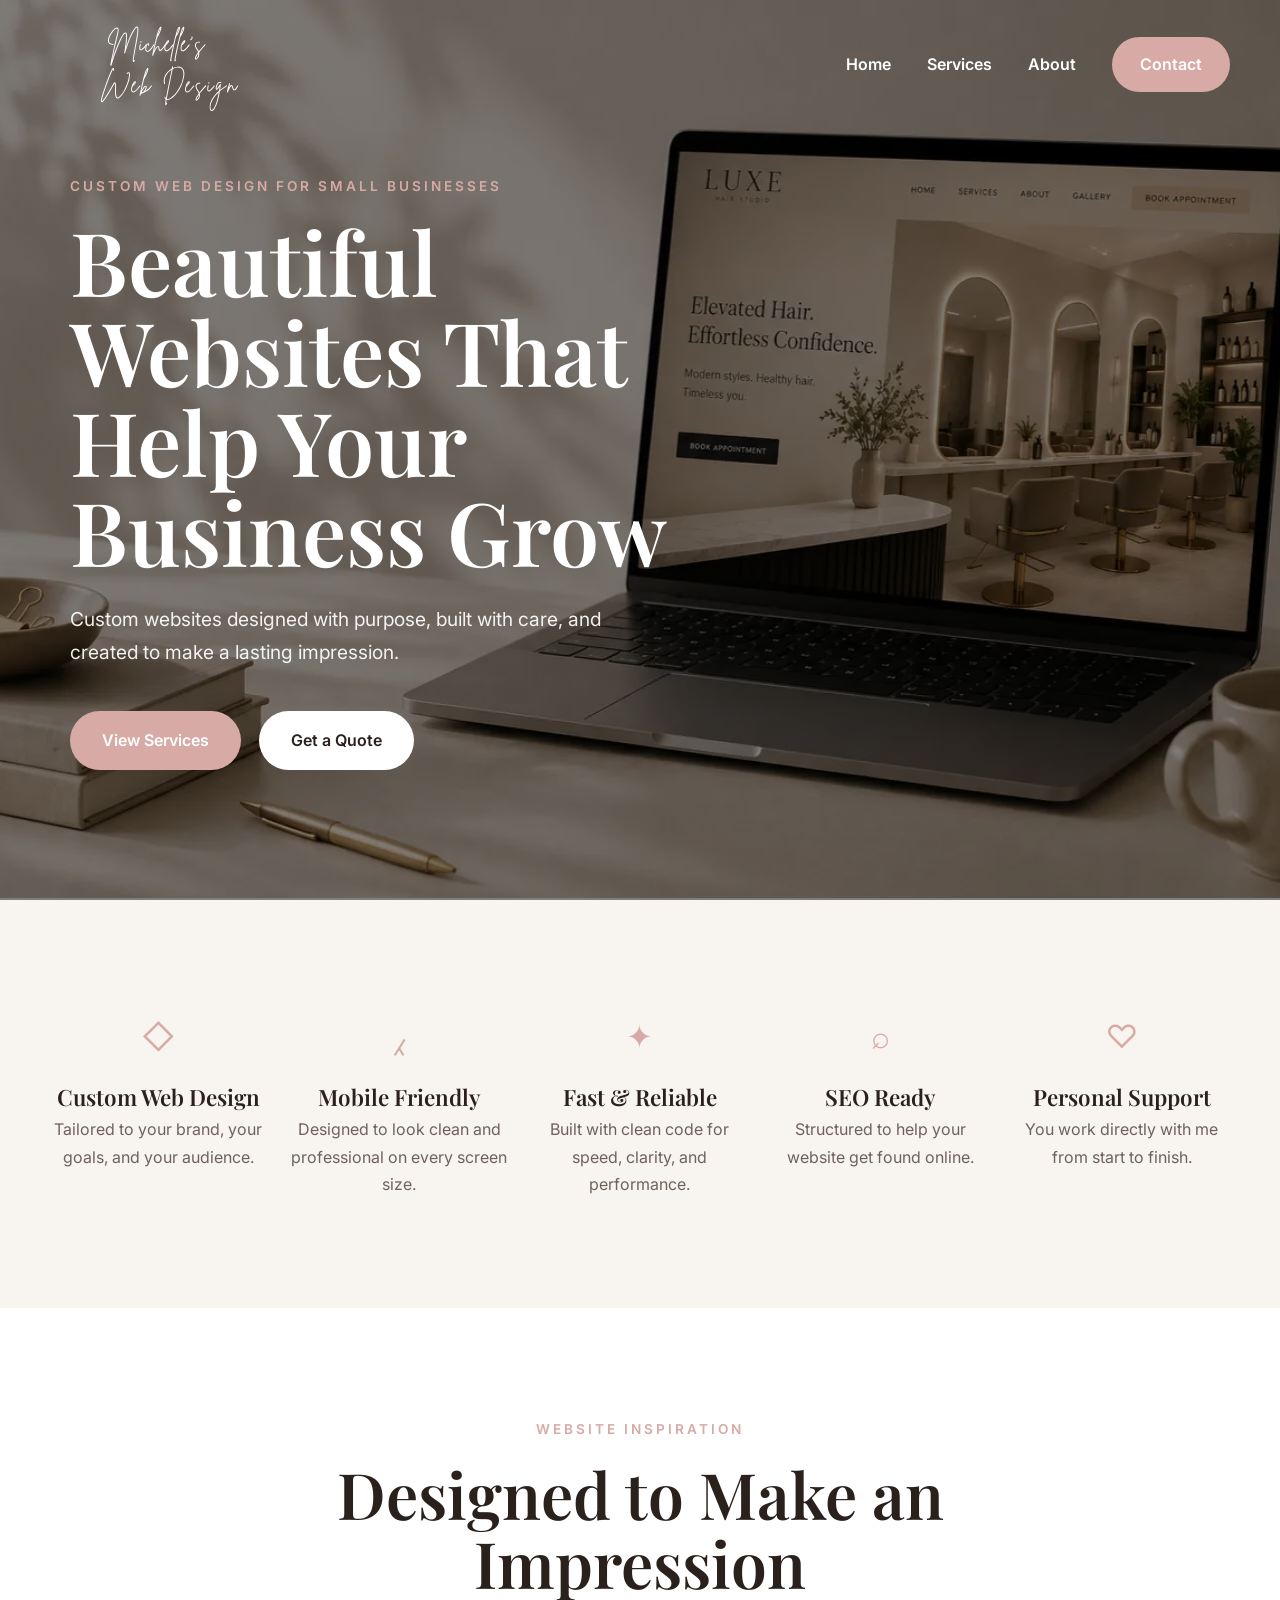
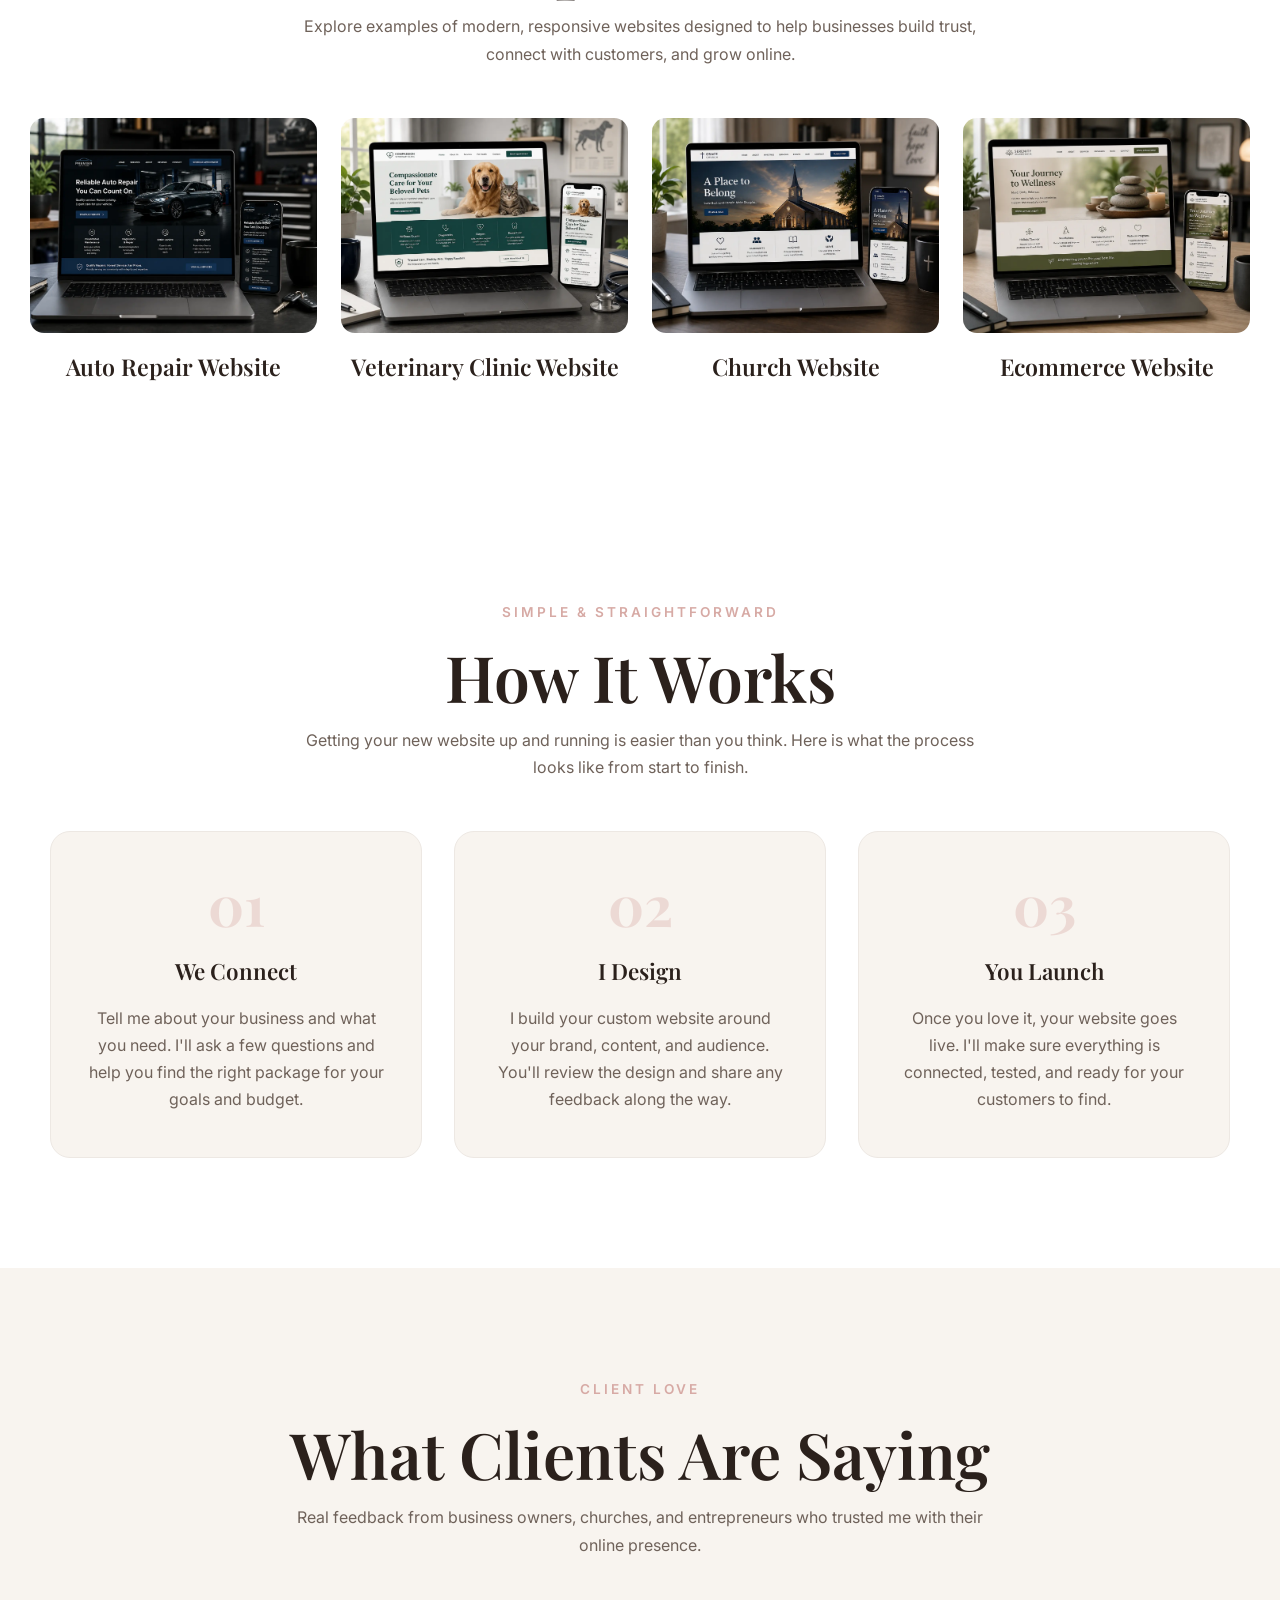
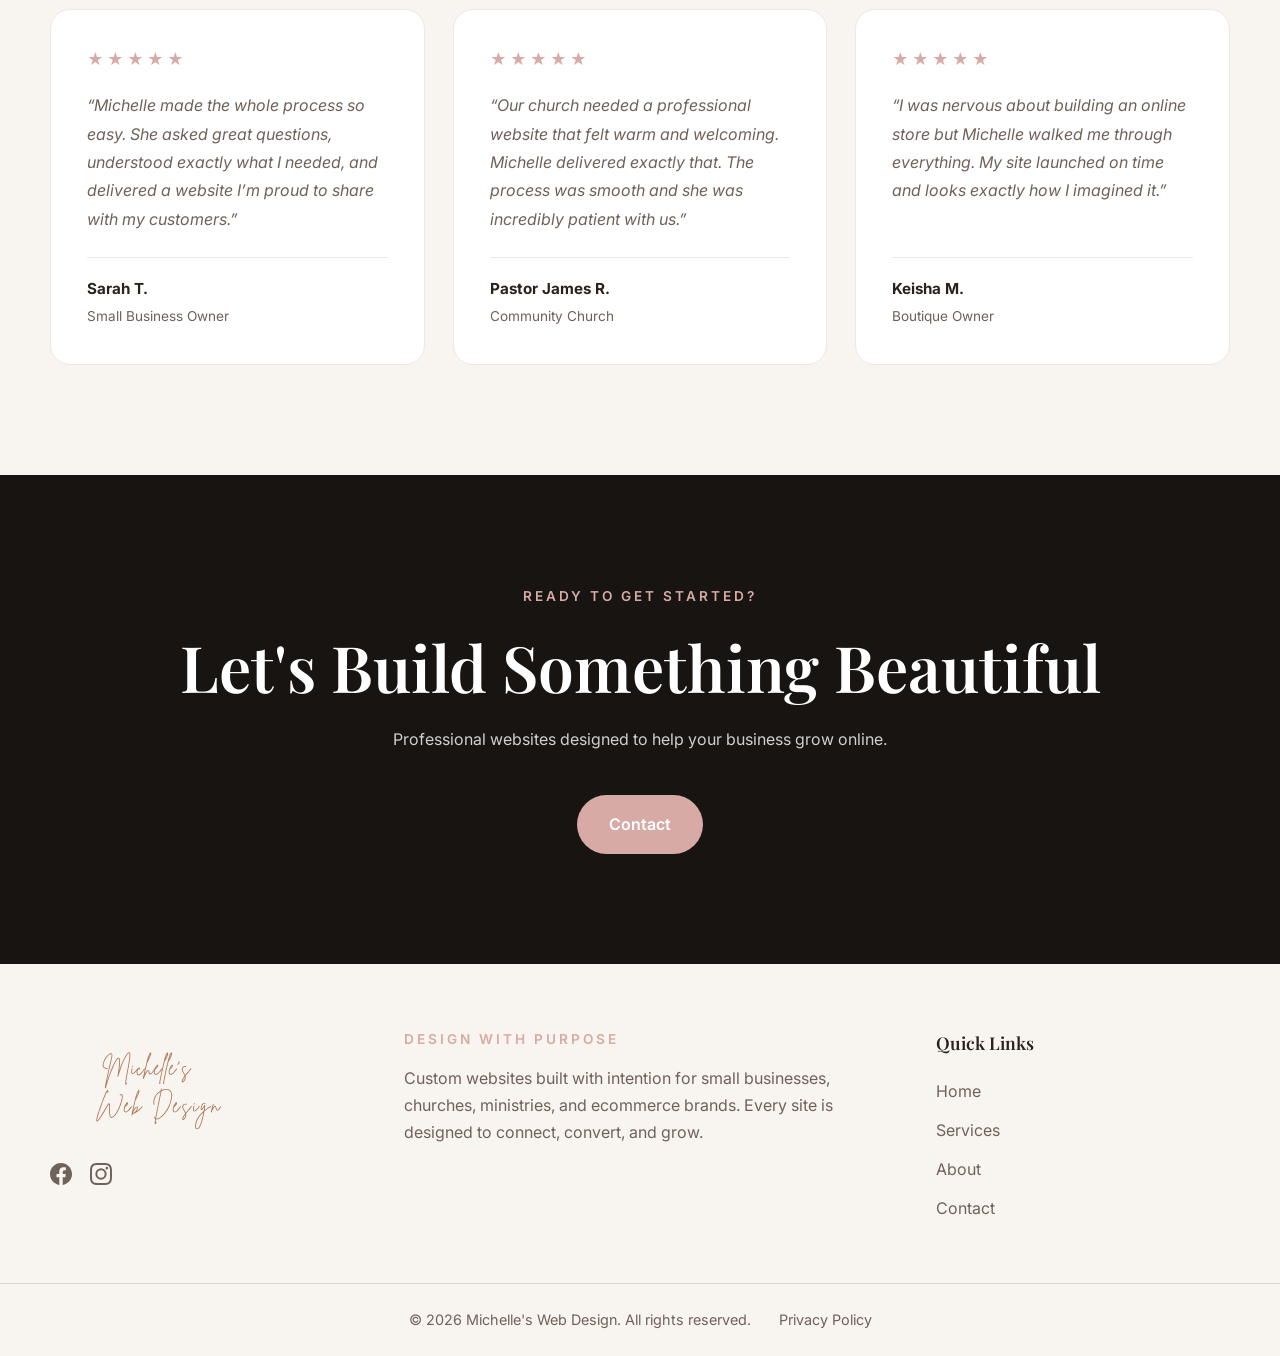
<file: index.html>
<!DOCTYPE html>
<html lang="en">
  
<head>
  <meta charset="UTF-8" />
  <meta name="viewport" content="width=device-width, initial-scale=1.0, viewport-fit=cover" />

  <title>Michelle's Web Design | Custom Websites for Small Businesses</title>

  <meta name="description" content="Michelle's Web Design creates custom, mobile-friendly websites for small businesses, churches, ministries, and ecommerce brands." />

  <link rel="canonical" href="https://michelleswebdesign.net/" />
  <meta name="theme-color" content="#D7AAA5" />
  <meta name="facebook-domain-verification" content="8gvyw3lcbduxsq30s7hhuunamxl0xa" />

  <meta property="og:title" content="Michelle's Web Design" />
  <meta property="og:description" content="Custom websites for small businesses, churches, ministries, ecommerce stores, and events." />
  <meta property="og:image" content="https://michelleswebdesign.net/images/social-share.jpg" />
  <meta property="og:url" content="https://michelleswebdesign.net/" />
  <meta property="og:type" content="website" />

  <meta name="twitter:card" content="summary_large_image" />
  <meta name="twitter:title" content="Michelle's Web Design" />
  <meta name="twitter:description" content="Beautiful websites designed with purpose." />
  <meta name="twitter:image" content="https://michelleswebdesign.net/images/social-share.jpg" />

  <link rel="icon" href="images/michelles-web-design-logo.svg" type="image/svg+xml" />
  <link rel="stylesheet" href="css/style.css">
  <link rel="preconnect" href="https://fonts.googleapis.com">
  <link rel="preconnect" href="https://fonts.gstatic.com" crossorigin>
  <link href="https://fonts.googleapis.com/css2?family=Inter:wght@400;500;600;700&family=Playfair+Display:wght@500;600;700&display=swap" rel="stylesheet">

  <script type="application/ld+json">
  {
    "@context": "https://schema.org",
    "@type": "LocalBusiness",
    "name": "Michelle's Web Design",
    "url": "https://michelleswebdesign.net",
    "email": "michelleswebdesign@gmail.com",
    "description": "Custom web design services for small businesses, churches, ministries, and ecommerce brands.",
    "serviceType": "Web Design",
    "areaServed": "United States",
    "priceRange": "$150 – $1,200",
    "sameAs": [
      "https://www.facebook.com/michelleswebdesign",
      "https://www.instagram.com/michelleswebdesign"
    ]
  }
  </script>
</head>

<body>

  <header class="site-header">
    <div class="container nav-container">
      <a href="index.html" class="logo">
        <span class="nav-logo-wrap">
          <img src="images/michelles-web-design-logo.svg" alt="Michelle's Web Design logo" class="nav-logo">
        </span>
        <span class="logo-text">Michelle's<small>Web Design</small></span>
      </a>
      <button class="menu-toggle" aria-label="Open navigation menu">&#9776;</button>
      <nav class="nav-menu">
        <a href="index.html">Home</a>
        <a href="services.html">Services</a>
        <a href="about.html">About</a>
        <a href="contact.html" class="nav-cta">Contact</a>
      </nav>
    </div>
  </header>

  <main>

    <section class="hero">
      <div class="hero-overlay"></div>
      <div class="container hero-content">
        <p class="eyebrow">Custom Web Design for Small Businesses</p>
        <h1>Beautiful Websites That Help Your Business Grow</h1>
        <p class="hero-description">
          Custom websites designed with purpose, built with care, and created to make a lasting impression.
        </p>
        <div class="hero-buttons">
          <a href="services.html" class="btn btn-primary">View Services</a>
          <a href="contact.html" class="btn btn-secondary">Get a Quote</a>
        </div>
      </div>
    </section>

    <section class="benefits" id="services">
      <div class="container benefits-grid">
        <div class="benefit-card">
          <span class="benefit-icon">&#9671;</span>
          <h3>Custom Web Design</h3>
          <p>Tailored to your brand, your goals, and your audience.</p>
        </div>
        <div class="benefit-card">
          <span class="benefit-icon">&#8257;</span>
          <h3>Mobile Friendly</h3>
          <p>Designed to look clean and professional on every screen size.</p>
        </div>
        <div class="benefit-card">
          <span class="benefit-icon">&#10022;</span>
          <h3>Fast &amp; Reliable</h3>
          <p>Built with clean code for speed, clarity, and performance.</p>
        </div>
        <div class="benefit-card">
          <span class="benefit-icon">&#8981;</span>
          <h3>SEO Ready</h3>
          <p>Structured to help your website get found online.</p>
        </div>
        <div class="benefit-card">
          <span class="benefit-icon">&#9825;</span>
          <h3>Personal Support</h3>
          <p>You work directly with me from start to finish.</p>
        </div>
      </div>
    </section>

    <section class="featured-work" id="work">
      <div class="container">
        <div class="section-heading">
          <p class="eyebrow">Website Inspiration</p>
          <h2>Designed to Make an Impression</h2>
          <p>Explore examples of modern, responsive websites designed to help businesses build trust, connect with customers, and grow online.</p>
        </div>
        <div class="work-grid">
          <article class="work-card">
            <div class="work-image">
              <img src="images/auto-repair-website-design.webp" alt="Responsive Auto Repair Website Design" loading="lazy">
            </div>
            <h3>Auto Repair Website</h3>
          </article>
          <article class="work-card">
            <div class="work-image">
              <img src="images/veterinary-clinic-website-design.webp" alt="Responsive Veterinary Clinic Website Design" loading="lazy">
            </div>
            <h3>Veterinary Clinic Website</h3>
          </article>
          <article class="work-card">
            <div class="work-image">
              <img src="images/church-website-design.webp" alt="Responsive Church Website Design" loading="lazy">
            </div>
            <h3>Church Website</h3>
          </article>
          <article class="work-card">
            <div class="work-image">
              <img src="images/ecommerce-website-design.webp" alt="Responsive Ecommerce Website Design" loading="lazy">
            </div>
            <h3>Ecommerce Website</h3>
          </article>
        </div>
      </div>
    </section>

    <section class="process-section" id="how-it-works">
      <div class="container">
        <div class="section-heading">
          <p class="eyebrow">Simple &amp; Straightforward</p>
          <h2>How It Works</h2>
          <p>Getting your new website up and running is easier than you think. Here is what the process looks like from start to finish.</p>
        </div>
        <div class="process-steps">
          <div class="process-step">
            <div class="process-number">01</div>
            <h3>We Connect</h3>
            <p>Tell me about your business and what you need. I'll ask a few questions and help you find the right package for your goals and budget.</p>
          </div>
          <div class="process-step">
            <div class="process-number">02</div>
            <h3>I Design</h3>
            <p>I build your custom website around your brand, content, and audience. You'll review the design and share any feedback along the way.</p>
          </div>
          <div class="process-step">
            <div class="process-number">03</div>
            <h3>You Launch</h3>
            <p>Once you love it, your website goes live. I'll make sure everything is connected, tested, and ready for your customers to find.</p>
          </div>
        </div>
      </div>
    </section>

    <!-- PLACEHOLDER TESTIMONIALS — Replace with real client reviews -->
    <section class="testimonials" id="testimonials">
      <div class="container">
        <div class="section-heading">
          <p class="eyebrow">Client Love</p>
          <h2>What Clients Are Saying</h2>
          <p>Real feedback from business owners, churches, and entrepreneurs who trusted me with their online presence.</p>
        </div>
        <div class="testimonials-grid">
          <div class="testimonial-card">
            <div class="testimonial-stars">&#9733;&#9733;&#9733;&#9733;&#9733;</div>
            <p class="testimonial-quote">&ldquo;Michelle made the whole process so easy. She asked great questions, understood exactly what I needed, and delivered a website I&rsquo;m proud to share with my customers.&rdquo;</p>
            <div class="testimonial-author">
              <span class="testimonial-name">Sarah T.</span>
              <span class="testimonial-business">Small Business Owner</span>
            </div>
          </div>
          <div class="testimonial-card">
            <div class="testimonial-stars">&#9733;&#9733;&#9733;&#9733;&#9733;</div>
            <p class="testimonial-quote">&ldquo;Our church needed a professional website that felt warm and welcoming. Michelle delivered exactly that. The process was smooth and she was incredibly patient with us.&rdquo;</p>
            <div class="testimonial-author">
              <span class="testimonial-name">Pastor James R.</span>
              <span class="testimonial-business">Community Church</span>
            </div>
          </div>
          <div class="testimonial-card">
            <div class="testimonial-stars">&#9733;&#9733;&#9733;&#9733;&#9733;</div>
            <p class="testimonial-quote">&ldquo;I was nervous about building an online store but Michelle walked me through everything. My site launched on time and looks exactly how I imagined it.&rdquo;</p>
            <div class="testimonial-author">
              <span class="testimonial-name">Keisha M.</span>
              <span class="testimonial-business">Boutique Owner</span>
            </div>
          </div>
        </div>
      </div>
    </section>

    <section class="final-cta" id="contact">
      <div class="container final-cta-content">
        <p class="eyebrow">Ready to Get Started?</p>
        <h2>Let's Build Something Beautiful</h2>
        <p class="final-cta-copy">Professional websites designed to help your business grow online.</p>
        <a href="contact.html" class="final-cta-button">Contact</a>
      </div>
    </section>

  </main>

  <footer class="footer">
    <div class="container footer-grid">
      <div class="footer-brand">
        <div class="footer-logo-wrap">
          <img src="images/michelles-web-design-logo.svg" alt="Michelle's Web Design logo" class="footer-logo">
        </div>
        <div class="footer-social">
          <a href="https://www.facebook.com/michelleswebdesign" target="_blank" rel="noopener noreferrer" aria-label="Michelle's Web Design on Facebook">
            <svg xmlns="http://www.w3.org/2000/svg" viewBox="0 0 24 24" fill="currentColor" width="22" height="22"><path d="M24 12.073c0-6.627-5.373-12-12-12s-12 5.373-12 12c0 5.99 4.388 10.954 10.125 11.854v-8.385H7.078v-3.47h3.047V9.43c0-3.007 1.792-4.669 4.533-4.669 1.312 0 2.686.235 2.686.235v2.953H15.83c-1.491 0-1.956.925-1.956 1.874v2.25h3.328l-.532 3.47h-2.796v8.385C19.612 23.027 24 18.062 24 12.073z"/></svg>
          </a>
          <a href="https://www.instagram.com/michelleswebdesign" target="_blank" rel="noopener noreferrer" aria-label="Michelle's Web Design on Instagram">
            <svg xmlns="http://www.w3.org/2000/svg" viewBox="0 0 24 24" fill="currentColor" width="22" height="22"><path d="M12 2.163c3.204 0 3.584.012 4.85.07 3.252.148 4.771 1.691 4.919 4.919.058 1.265.069 1.645.069 4.849 0 3.205-.012 3.584-.069 4.849-.149 3.225-1.664 4.771-4.919 4.919-1.266.058-1.644.07-4.85.07-3.204 0-3.584-.012-4.849-.07-3.26-.149-4.771-1.699-4.919-4.92-.058-1.265-.07-1.644-.07-4.849 0-3.204.013-3.583.07-4.849.149-3.227 1.664-4.771 4.919-4.919 1.266-.057 1.645-.069 4.849-.069zM12 0C8.741 0 8.333.014 7.053.072 2.695.272.273 2.69.073 7.052.014 8.333 0 8.741 0 12c0 3.259.014 3.668.072 4.948.2 4.358 2.618 6.78 6.98 6.98C8.333 23.986 8.741 24 12 24c3.259 0 3.668-.014 4.948-.072 4.354-.2 6.782-2.618 6.979-6.98.059-1.28.073-1.689.073-4.948 0-3.259-.014-3.667-.072-4.947-.196-4.354-2.617-6.78-6.979-6.98C15.668.014 15.259 0 12 0zm0 5.838a6.162 6.162 0 100 12.324 6.162 6.162 0 000-12.324zM12 16a4 4 0 110-8 4 4 0 010 8zm6.406-11.845a1.44 1.44 0 100 2.881 1.44 1.44 0 000-2.881z"/></svg>
          </a>
        </div>
      </div>
      <div class="footer-about">
        <p class="eyebrow">Design with Purpose</p>
        <p>Custom websites built with intention for small businesses, churches, ministries, and ecommerce brands. Every site is designed to connect, convert, and grow.</p>
      </div>
      <div class="footer-links">
        <h3>Quick Links</h3>
        <a href="index.html">Home</a>
        <a href="services.html">Services</a>
        <a href="about.html">About</a>
        <a href="contact.html">Contact</a>
      </div>
    </div>
    <div class="footer-bottom">
      <div class="container footer-bottom-inner">
        <p>&copy; 2026 Michelle's Web Design. All rights reserved.</p>
        <a href="privacy.html" class="privacy-link">Privacy Policy</a>
      </div>
    </div>
  </footer>

  <script src="js/script.js"></script>
</body>
</html>
</file>
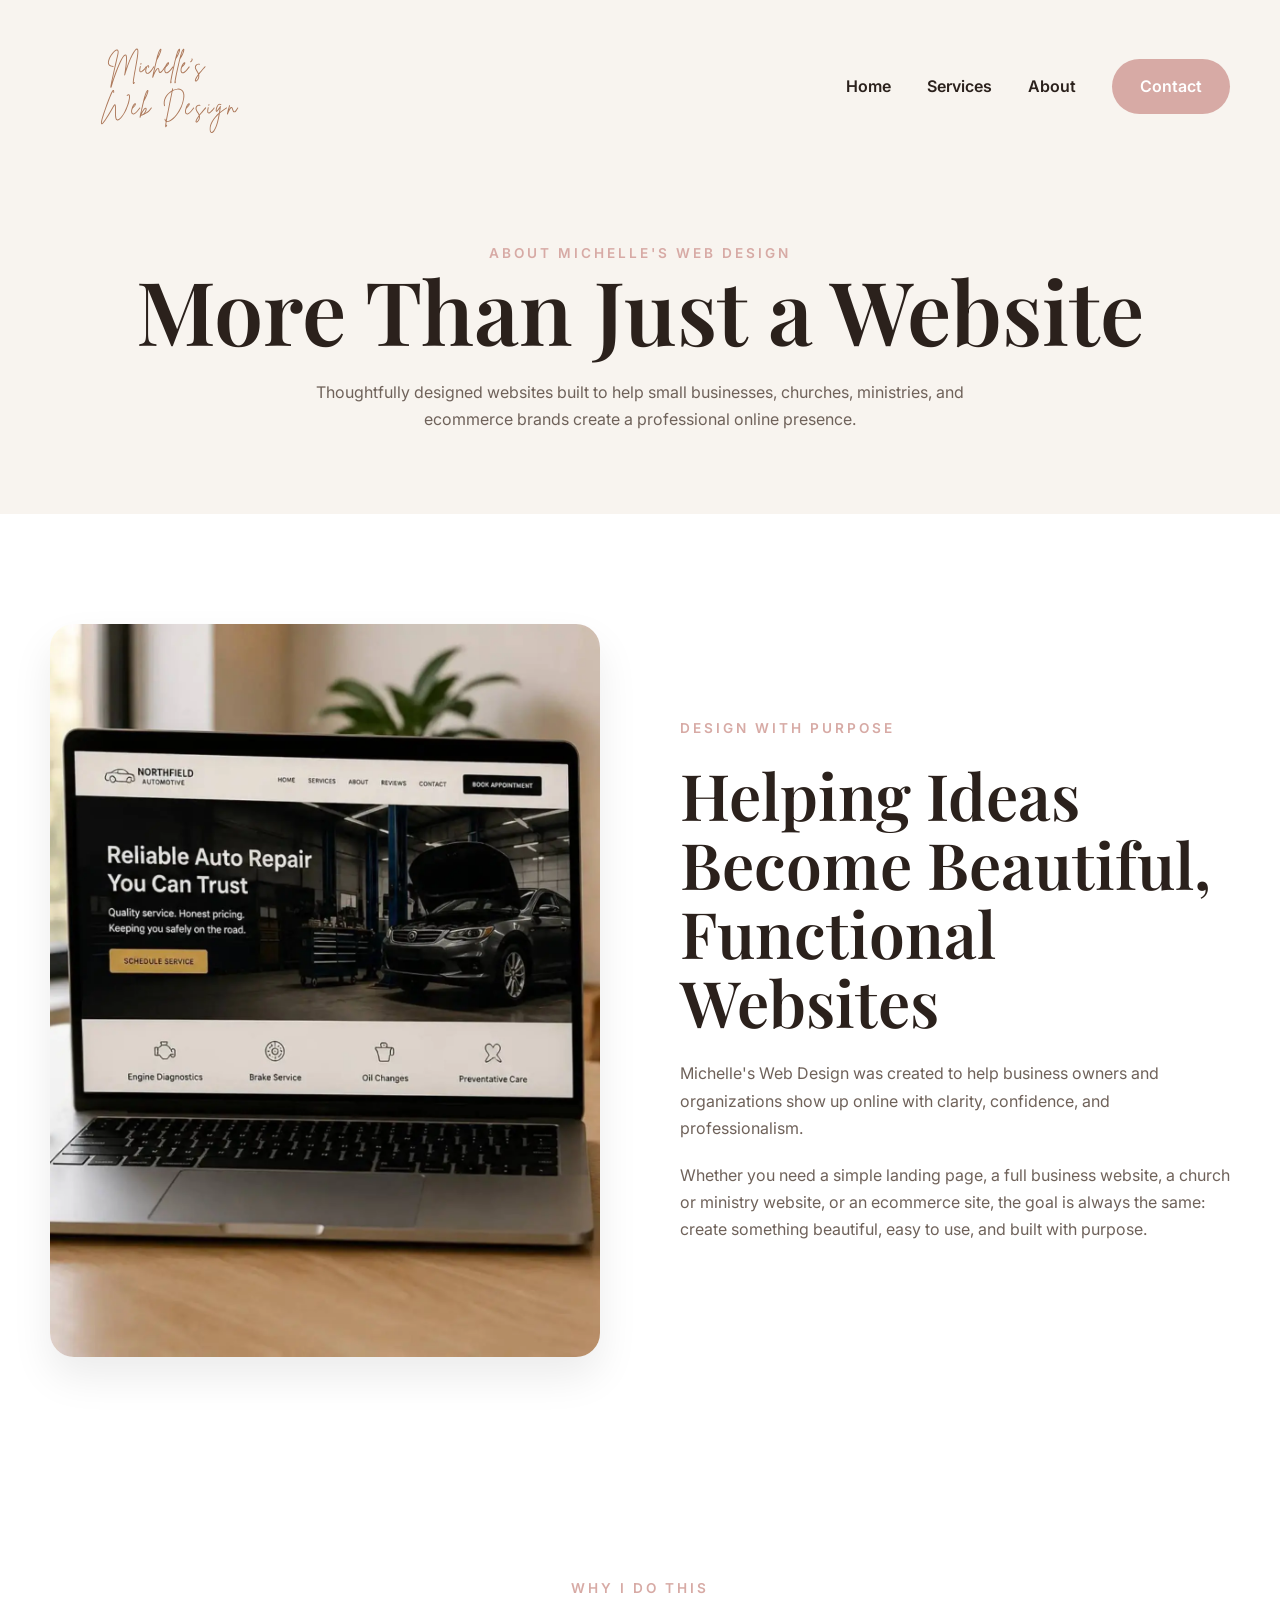
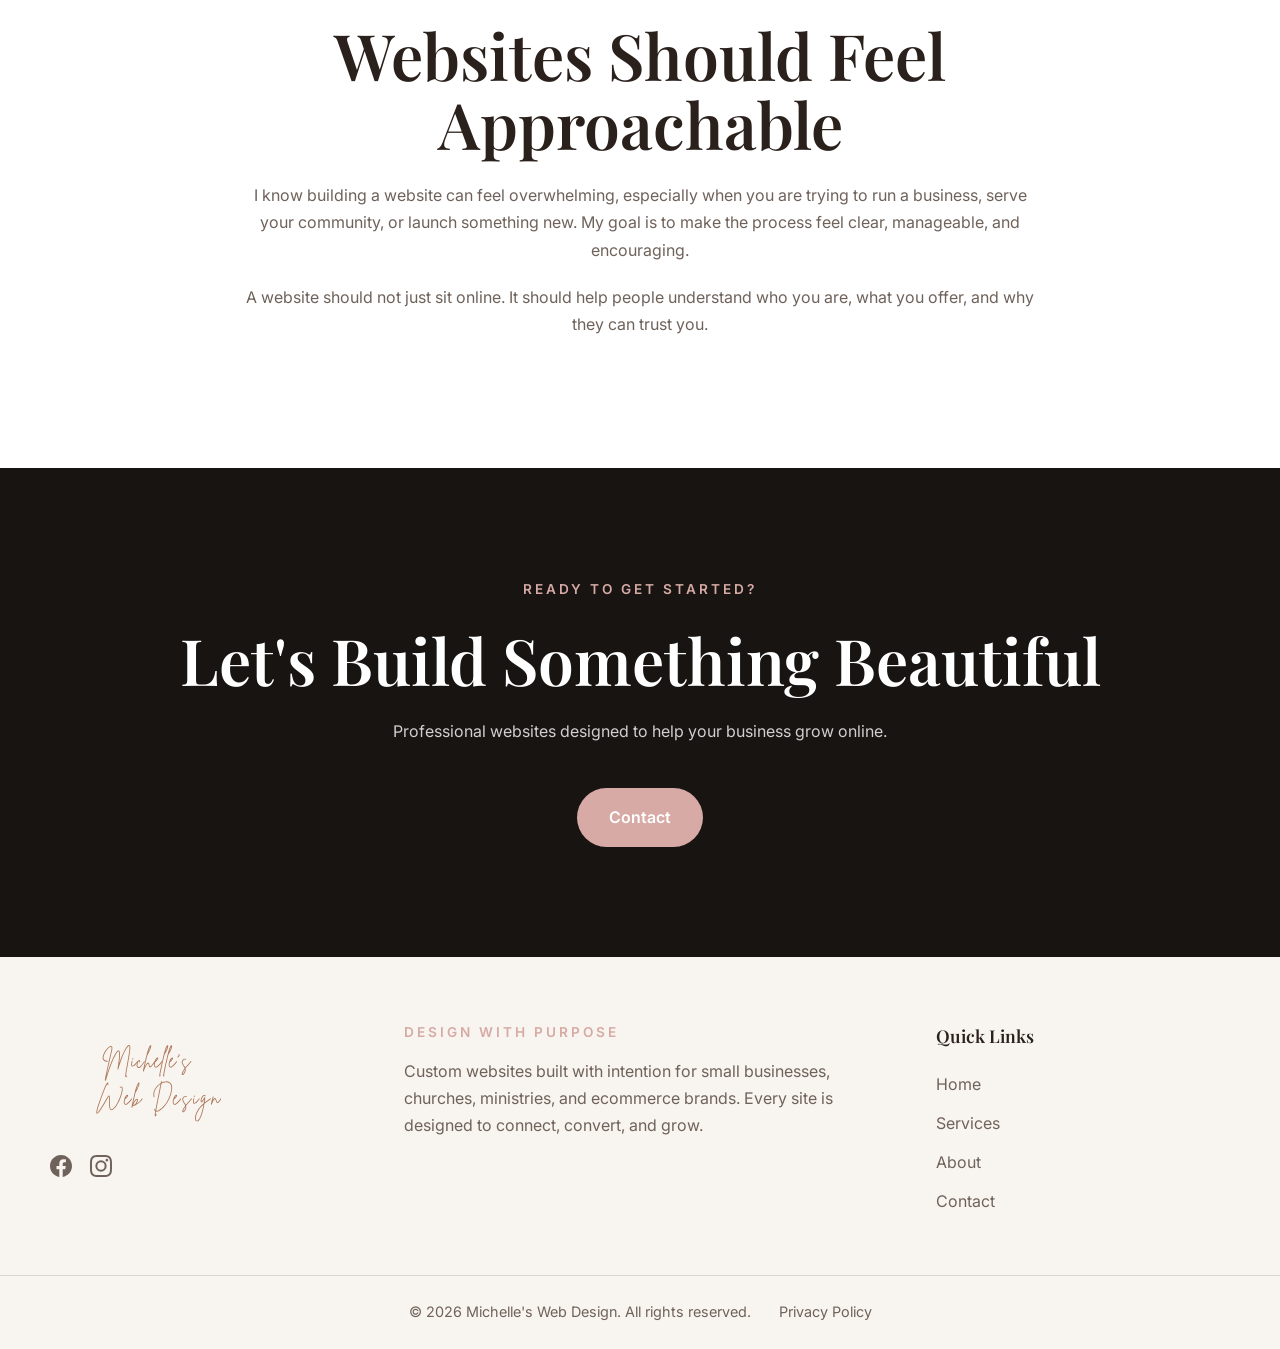
<file: about.html>
<!DOCTYPE html>
<html lang="en">
<head>
  <meta charset="UTF-8" />
  <meta name="viewport" content="width=device-width, initial-scale=1.0, viewport-fit=cover" />
  <title>About Michelle's Web Design</title>
  <meta name="description" content="Learn more about Michelle's Web Design and the custom website design services created for small businesses, churches, ministries, and ecommerce brands." />
  <link rel="canonical" href="https://michelleswebdesign.net/about.html" />
  <meta name="theme-color" content="#D7AAA5" />
  <meta property="og:title" content="About Michelle's Web Design" />
  <meta property="og:description" content="Learn more about Michelle's Web Design and the custom website design services created for small businesses, churches, ministries, and ecommerce brands." />
  <meta property="og:image" content="https://michelleswebdesign.net/images/social-share.jpg" />
  <meta property="og:url" content="https://michelleswebdesign.net/about.html" />
  <meta property="og:type" content="website" />
  <meta name="twitter:card" content="summary_large_image" />
  <meta name="twitter:title" content="About Michelle's Web Design" />
  <meta name="twitter:description" content="Learn more about Michelle's Web Design and the custom website design services created for small businesses, churches, ministries, and ecommerce brands." />
  <meta name="twitter:image" content="https://michelleswebdesign.net/images/social-share.jpg" />
  <link rel="icon" href="images/michelles-web-design-logo.svg" type="image/svg+xml" />
  <link rel="stylesheet" href="css/style.css" />
  <link rel="preconnect" href="https://fonts.googleapis.com">
  <link rel="preconnect" href="https://fonts.gstatic.com" crossorigin>
  <link href="https://fonts.googleapis.com/css2?family=Inter:wght@400;500;600;700&family=Playfair+Display:wght@500;600;700&display=swap" rel="stylesheet">
</head>
<body>

  <header class="page-header">
    <div class="container nav-container">
      <a href="index.html" class="logo">
        <span class="nav-logo-wrap"><img src="images/michelles-web-design-logo.svg" alt="Michelle's Web Design logo" class="nav-logo"></span>
        <span class="logo-text">Michelle's<small>Web Design</small></span>
      </a>
      <button class="menu-toggle" aria-label="Open navigation menu">&#9776;</button>
      <nav class="nav-menu">
        <a href="index.html">Home</a>
        <a href="services.html">Services</a>
        <a href="about.html">About</a>
        <a href="contact.html" class="nav-cta">Contact</a>
      </nav>
    </div>
  </header>

  <main>

    <section class="page-hero">
      <div class="container">
        <p class="eyebrow">About Michelle's Web Design</p>
        <h1>More Than Just a Website</h1>
        <p>Thoughtfully designed websites built to help small businesses, churches, ministries, and ecommerce brands create a professional online presence.</p>
      </div>
    </section>

    <section class="about-section">
      <div class="container about-grid">
        <div class="about-image">
          <img src="images/why-work-with-me-custom-website-design-workspace.webp" alt="Responsive website design displayed on desktop and mobile devices" loading="lazy">
        </div>
        <div class="about-content">
          <p class="eyebrow">Design With Purpose</p>
          <h2>Helping Ideas Become Beautiful, Functional Websites</h2>
          <p>Michelle's Web Design was created to help business owners and organizations show up online with clarity, confidence, and professionalism.</p>
          <p>Whether you need a simple landing page, a full business website, a church or ministry website, or an ecommerce site, the goal is always the same: create something beautiful, easy to use, and built with purpose.</p>
        </div>
      </div>
    </section>

    <section class="about-story">
      <div class="container story-content">
        <p class="eyebrow">Why I Do This</p>
        <h2>Websites Should Feel Approachable</h2>
        <p>I know building a website can feel overwhelming, especially when you are trying to run a business, serve your community, or launch something new. My goal is to make the process feel clear, manageable, and encouraging.</p>
        <p>A website should not just sit online. It should help people understand who you are, what you offer, and why they can trust you.</p>
      </div>
    </section>

    <section class="final-cta" id="contact">
      <div class="container final-cta-content">
        <p class="eyebrow">Ready to Get Started?</p>
        <h2>Let's Build Something Beautiful</h2>
        <p class="final-cta-copy">Professional websites designed to help your business grow online.</p>
        <a href="contact.html" class="final-cta-button">Contact</a>
      </div>
    </section>

  </main>

  <footer class="footer">
    <div class="container footer-grid">
      <div class="footer-brand">
        <div class="footer-logo-wrap">
          <img src="images/michelles-web-design-logo.svg" alt="Michelle's Web Design logo" class="footer-logo">
        </div>
        <div class="footer-social">
          <a href="https://www.facebook.com/michelleswebdesign" target="_blank" rel="noopener noreferrer" aria-label="Michelle's Web Design on Facebook">
            <svg xmlns="http://www.w3.org/2000/svg" viewBox="0 0 24 24" fill="currentColor" width="22" height="22"><path d="M24 12.073c0-6.627-5.373-12-12-12s-12 5.373-12 12c0 5.99 4.388 10.954 10.125 11.854v-8.385H7.078v-3.47h3.047V9.43c0-3.007 1.792-4.669 4.533-4.669 1.312 0 2.686.235 2.686.235v2.953H15.83c-1.491 0-1.956.925-1.956 1.874v2.25h3.328l-.532 3.47h-2.796v8.385C19.612 23.027 24 18.062 24 12.073z"/></svg>
          </a>
          <a href="https://www.instagram.com/michelleswebdesign" target="_blank" rel="noopener noreferrer" aria-label="Michelle's Web Design on Instagram">
            <svg xmlns="http://www.w3.org/2000/svg" viewBox="0 0 24 24" fill="currentColor" width="22" height="22"><path d="M12 2.163c3.204 0 3.584.012 4.85.07 3.252.148 4.771 1.691 4.919 4.919.058 1.265.069 1.645.069 4.849 0 3.205-.012 3.584-.069 4.849-.149 3.225-1.664 4.771-4.919 4.919-1.266.058-1.644.07-4.85.07-3.204 0-3.584-.012-4.849-.07-3.26-.149-4.771-1.699-4.919-4.92-.058-1.265-.07-1.644-.07-4.849 0-3.204.013-3.583.07-4.849.149-3.227 1.664-4.771 4.919-4.919 1.266-.057 1.645-.069 4.849-.069zM12 0C8.741 0 8.333.014 7.053.072 2.695.272.273 2.69.073 7.052.014 8.333 0 8.741 0 12c0 3.259.014 3.668.072 4.948.2 4.358 2.618 6.78 6.98 6.98C8.333 23.986 8.741 24 12 24c3.259 0 3.668-.014 4.948-.072 4.354-.2 6.782-2.618 6.979-6.98.059-1.28.073-1.689.073-4.948 0-3.259-.014-3.667-.072-4.947-.196-4.354-2.617-6.78-6.979-6.98C15.668.014 15.259 0 12 0zm0 5.838a6.162 6.162 0 100 12.324 6.162 6.162 0 000-12.324zM12 16a4 4 0 110-8 4 4 0 010 8zm6.406-11.845a1.44 1.44 0 100 2.881 1.44 1.44 0 000-2.881z"/></svg>
          </a>
        </div>
      </div>
      <div class="footer-about">
        <p class="eyebrow">Design with Purpose</p>
        <p>Custom websites built with intention for small businesses, churches, ministries, and ecommerce brands. Every site is designed to connect, convert, and grow.</p>
      </div>
      <div class="footer-links">
        <h3>Quick Links</h3>
        <a href="index.html">Home</a>
        <a href="services.html">Services</a>
        <a href="about.html">About</a>
        <a href="contact.html">Contact</a>
      </div>
    </div>
    <div class="footer-bottom">
      <div class="container footer-bottom-inner">
        <p>&copy; 2026 Michelle's Web Design. All rights reserved.</p>
        <a href="privacy.html" class="privacy-link">Privacy Policy</a>
      </div>
    </div>
  </footer>

  <script src="js/script.js"></script>
</body>
</html>
</file>
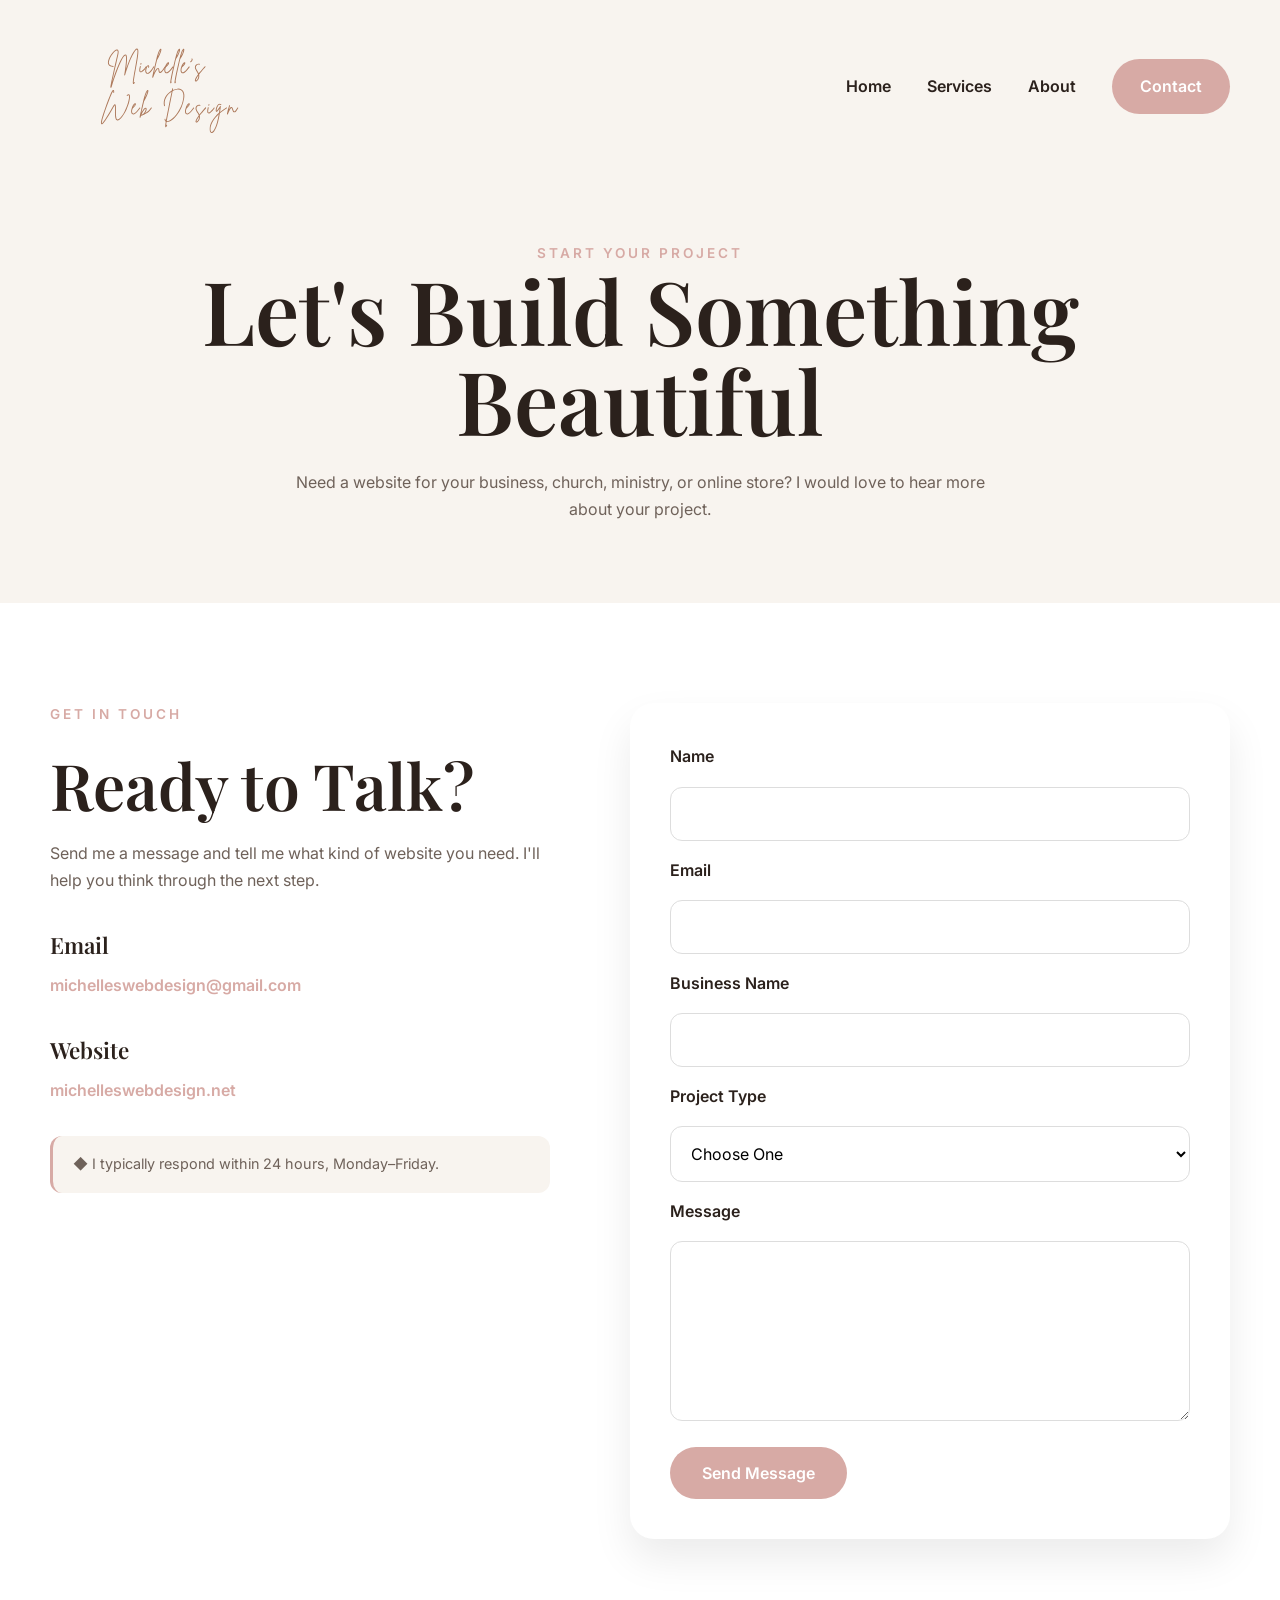
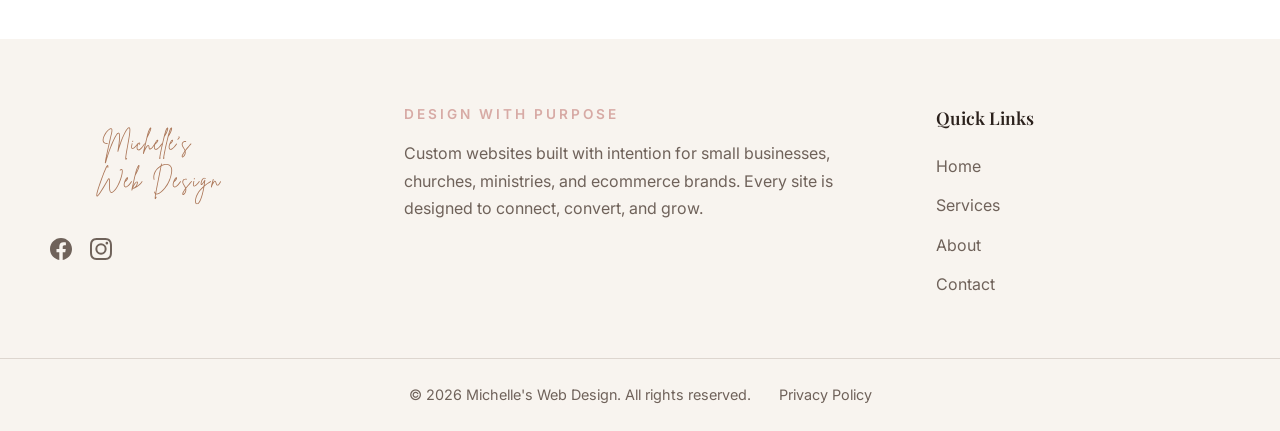
<file: contact.html>
<!DOCTYPE html>
<html lang="en">
<head>
  <meta charset="UTF-8" />
  <meta name="viewport" content="width=device-width, initial-scale=1.0, viewport-fit=cover" />
  <title>Contact Michelle's Web Design</title>
  <meta name="description" content="Contact Michelle's Web Design for custom websites, ecommerce websites, church websites, and small business web design." />
  <link rel="canonical" href="https://michelleswebdesign.net/contact.html" />
  <meta name="theme-color" content="#D7AAA5" />
  <meta property="og:title" content="Contact Michelle's Web Design" />
  <meta property="og:description" content="Contact Michelle's Web Design for custom websites, ecommerce websites, church websites, and small business web design." />
  <meta property="og:image" content="https://michelleswebdesign.net/images/social-share.jpg" />
  <meta property="og:url" content="https://michelleswebdesign.net/contact.html" />
  <meta property="og:type" content="website" />
  <meta name="twitter:card" content="summary_large_image" />
  <meta name="twitter:title" content="Contact Michelle's Web Design" />
  <meta name="twitter:description" content="Contact Michelle's Web Design for custom websites, ecommerce websites, church websites, and small business web design." />
  <meta name="twitter:image" content="https://michelleswebdesign.net/images/social-share.jpg" />
  <link rel="icon" href="images/michelles-web-design-logo.svg" type="image/svg+xml" />
  <link rel="stylesheet" href="css/style.css" />
  <link rel="preconnect" href="https://fonts.googleapis.com">
  <link rel="preconnect" href="https://fonts.gstatic.com" crossorigin>
  <link href="https://fonts.googleapis.com/css2?family=Inter:wght@400;500;600;700&family=Playfair+Display:wght@500;600;700&display=swap" rel="stylesheet">
</head>
<body>

  <header class="page-header">
    <div class="container nav-container">
      <a href="index.html" class="logo">
        <span class="nav-logo-wrap"><img src="images/michelles-web-design-logo.svg" alt="Michelle's Web Design logo" class="nav-logo"></span>
        <span class="logo-text">Michelle's<small>Web Design</small></span>
      </a>
      <button class="menu-toggle" aria-label="Open navigation menu">&#9776;</button>
      <nav class="nav-menu">
        <a href="index.html">Home</a>
        <a href="services.html">Services</a>
        <a href="about.html">About</a>
        <a href="contact.html" class="nav-cta">Contact</a>
      </nav>
    </div>
  </header>

  <main>

    <section class="page-hero">
      <div class="container">
        <p class="eyebrow">Start Your Project</p>
        <h1>Let's Build Something Beautiful</h1>
        <p>Need a website for your business, church, ministry, or online store? I would love to hear more about your project.</p>
      </div>
    </section>

    <section class="contact-section">
      <div class="container contact-grid">
        <div class="contact-info">
          <p class="eyebrow">Get In Touch</p>
          <h2>Ready to Talk?</h2>
          <p>Send me a message and tell me what kind of website you need. I'll help you think through the next step.</p>
          <div class="contact-detail">
            <h3>Email</h3>
            <a href="mailto:michelleswebdesign@gmail.com">michelleswebdesign@gmail.com</a>
          </div>
          <div class="contact-detail">
            <h3>Website</h3>
            <a href="https://michelleswebdesign.net">michelleswebdesign.net</a>
          </div>
          <div class="contact-response-note">
            <p>&#9670; I typically respond within 24 hours, Monday&ndash;Friday.</p>
          </div>
        </div>
        <div class="contact-form-card">
          <form class="contact-form" action="https://api.web3forms.com/submit" method="POST">
            <input type="hidden" name="access_key" value="8d0648d3-211e-43b2-bedf-1cbc584e8e82">
            <input type="hidden" name="subject" value="New Contact Form Submission - Michelle's Web Design">
            <input type="hidden" name="redirect" value="https://michelleswebdesign.net/thankyou.html">
            <label for="name">Name</label>
            <input type="text" id="name" name="name" required>
            <label for="email">Email</label>
            <input type="email" id="email" name="email" required>
            <label for="business">Business Name</label>
            <input type="text" id="business" name="business">
            <label for="project">Project Type</label>
            <select id="project" name="project">
              <option value="">Choose One</option>
              <option value="Business Website">Business Website</option>
              <option value="Church Website">Church Website</option>
              <option value="Ecommerce Website">Ecommerce Website</option>
              <option value="Landing Page">Landing Page</option>
              <option value="Website Redesign">Website Redesign</option>
              <option value="Not Sure Yet">Not Sure Yet</option>
            </select>
            <label for="message">Message</label>
            <textarea id="message" name="message" rows="6" required></textarea>
            <button type="submit" class="btn btn-primary">Send Message</button>
          </form>
        </div>
      </div>
    </section>

  </main>

  <footer class="footer">
    <div class="container footer-grid">
      <div class="footer-brand">
        <div class="footer-logo-wrap">
          <img src="images/michelles-web-design-logo.svg" alt="Michelle's Web Design logo" class="footer-logo">
        </div>
        <div class="footer-social">
          <a href="https://www.facebook.com/michelleswebdesign" target="_blank" rel="noopener noreferrer" aria-label="Michelle's Web Design on Facebook">
            <svg xmlns="http://www.w3.org/2000/svg" viewBox="0 0 24 24" fill="currentColor" width="22" height="22"><path d="M24 12.073c0-6.627-5.373-12-12-12s-12 5.373-12 12c0 5.99 4.388 10.954 10.125 11.854v-8.385H7.078v-3.47h3.047V9.43c0-3.007 1.792-4.669 4.533-4.669 1.312 0 2.686.235 2.686.235v2.953H15.83c-1.491 0-1.956.925-1.956 1.874v2.25h3.328l-.532 3.47h-2.796v8.385C19.612 23.027 24 18.062 24 12.073z"/></svg>
          </a>
          <a href="https://www.instagram.com/michelleswebdesign" target="_blank" rel="noopener noreferrer" aria-label="Michelle's Web Design on Instagram">
            <svg xmlns="http://www.w3.org/2000/svg" viewBox="0 0 24 24" fill="currentColor" width="22" height="22"><path d="M12 2.163c3.204 0 3.584.012 4.85.07 3.252.148 4.771 1.691 4.919 4.919.058 1.265.069 1.645.069 4.849 0 3.205-.012 3.584-.069 4.849-.149 3.225-1.664 4.771-4.919 4.919-1.266.058-1.644.07-4.85.07-3.204 0-3.584-.012-4.849-.07-3.26-.149-4.771-1.699-4.919-4.92-.058-1.265-.07-1.644-.07-4.849 0-3.204.013-3.583.07-4.849.149-3.227 1.664-4.771 4.919-4.919 1.266-.057 1.645-.069 4.849-.069zM12 0C8.741 0 8.333.014 7.053.072 2.695.272.273 2.69.073 7.052.014 8.333 0 8.741 0 12c0 3.259.014 3.668.072 4.948.2 4.358 2.618 6.78 6.98 6.98C8.333 23.986 8.741 24 12 24c3.259 0 3.668-.014 4.948-.072 4.354-.2 6.782-2.618 6.979-6.98.059-1.28.073-1.689.073-4.948 0-3.259-.014-3.667-.072-4.947-.196-4.354-2.617-6.78-6.979-6.98C15.668.014 15.259 0 12 0zm0 5.838a6.162 6.162 0 100 12.324 6.162 6.162 0 000-12.324zM12 16a4 4 0 110-8 4 4 0 010 8zm6.406-11.845a1.44 1.44 0 100 2.881 1.44 1.44 0 000-2.881z"/></svg>
          </a>
        </div>
      </div>
      <div class="footer-about">
        <p class="eyebrow">Design with Purpose</p>
        <p>Custom websites built with intention for small businesses, churches, ministries, and ecommerce brands. Every site is designed to connect, convert, and grow.</p>
      </div>
      <div class="footer-links">
        <h3>Quick Links</h3>
        <a href="index.html">Home</a>
        <a href="services.html">Services</a>
        <a href="about.html">About</a>
        <a href="contact.html">Contact</a>
      </div>
    </div>
    <div class="footer-bottom">
      <div class="container footer-bottom-inner">
        <p>&copy; 2026 Michelle's Web Design. All rights reserved.</p>
        <a href="privacy.html" class="privacy-link">Privacy Policy</a>
      </div>
    </div>
  </footer>

  <script src="js/script.js"></script>
</body>
</html>
</file>
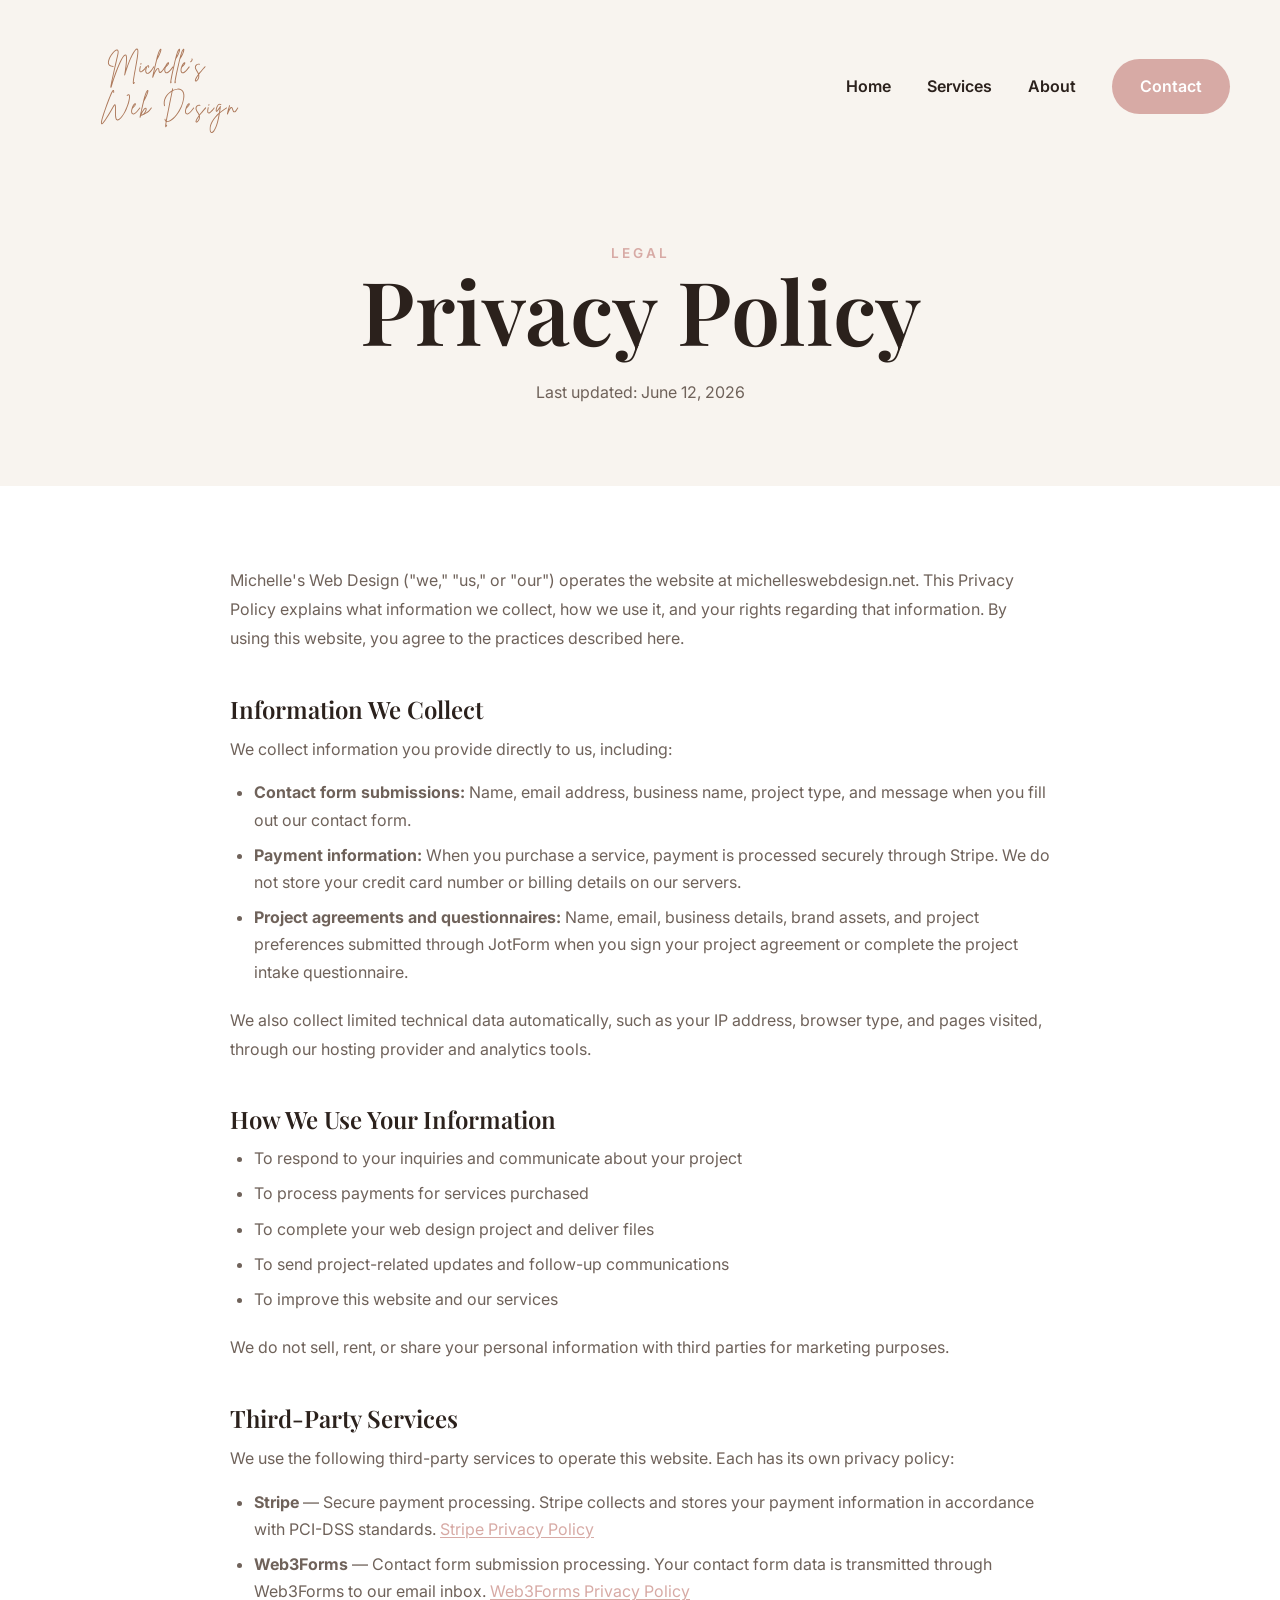
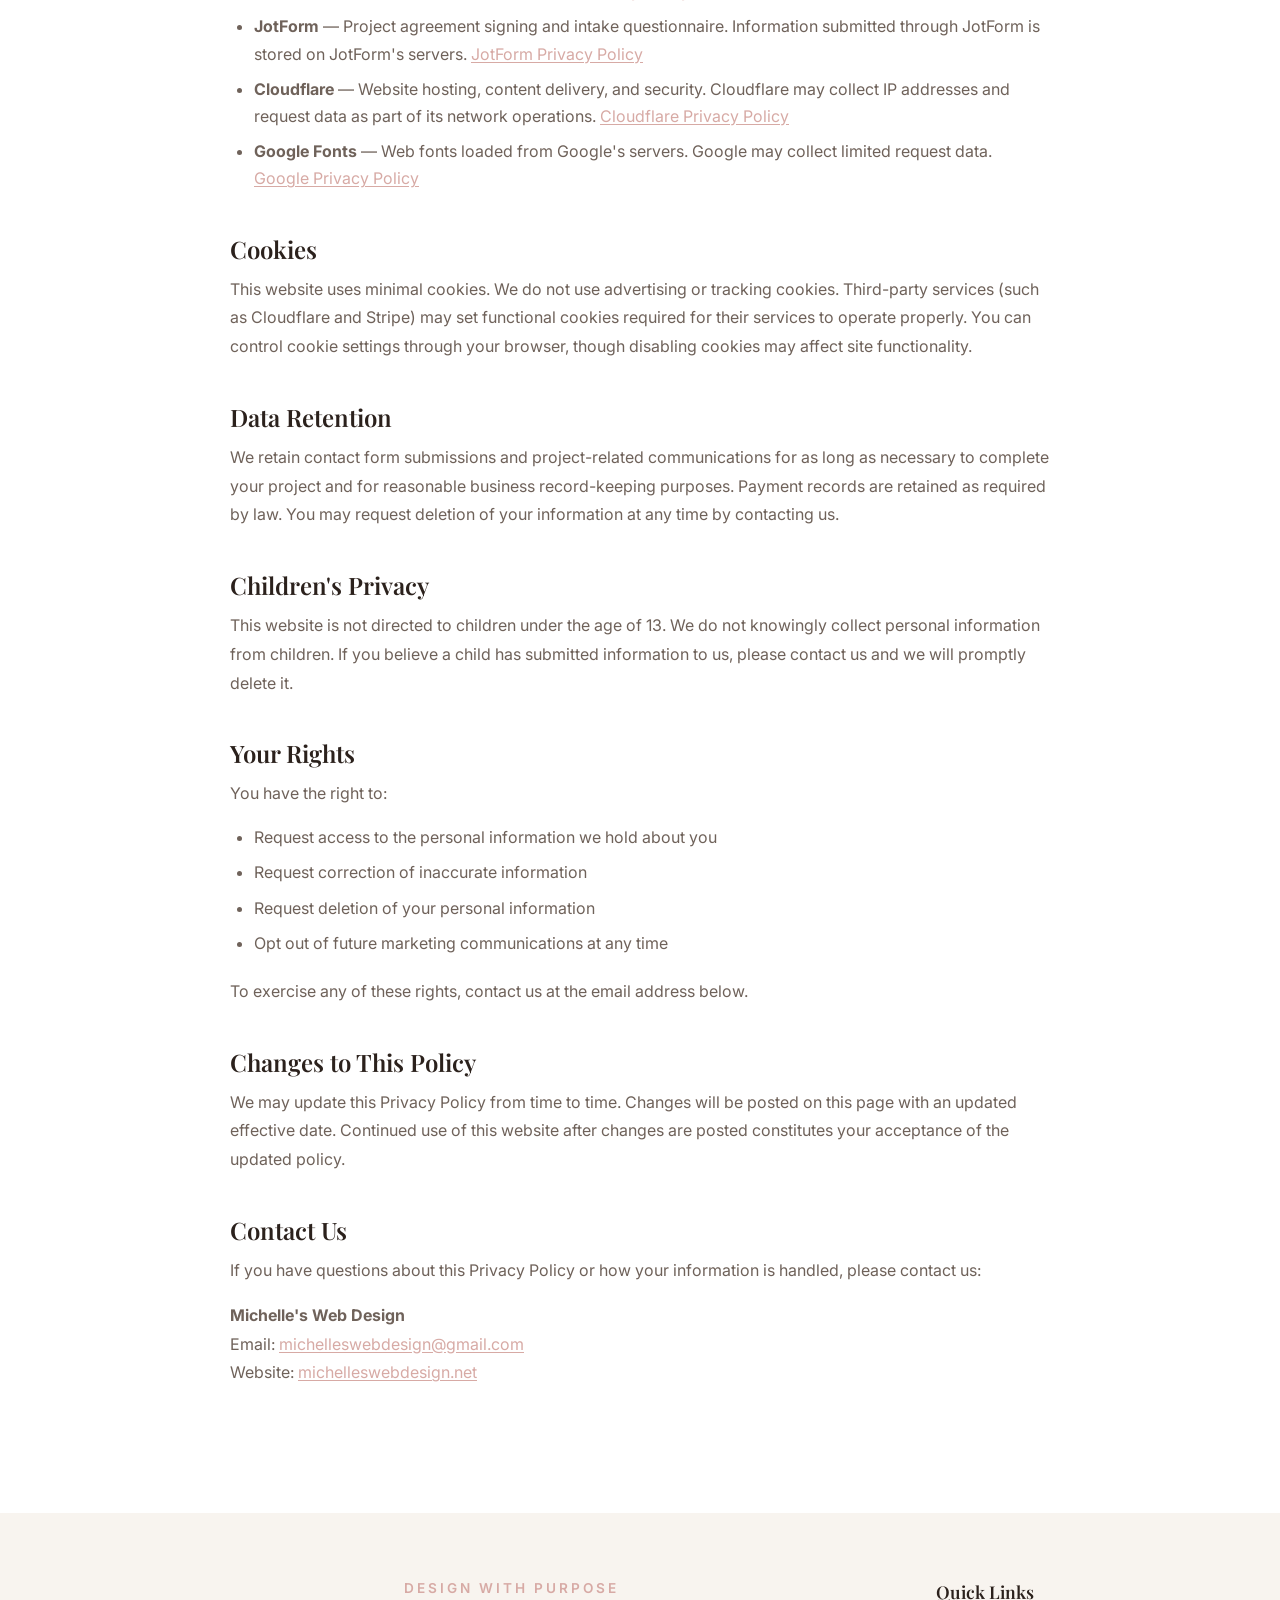
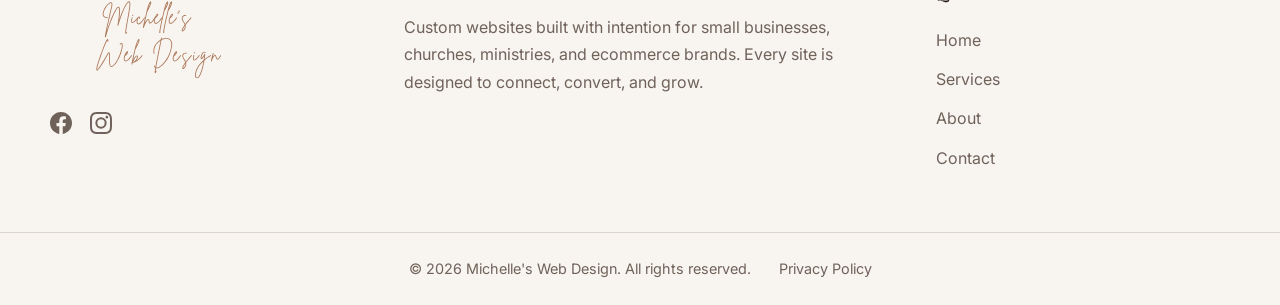
<file: privacy.html>
<!DOCTYPE html>
<html lang="en">
<head>
  <meta charset="UTF-8" />
  <meta name="viewport" content="width=device-width, initial-scale=1.0, viewport-fit=cover" />
  <title>Privacy Policy | Michelle's Web Design</title>
  <meta name="description" content="Privacy Policy for Michelle's Web Design — how we collect, use, and protect your information." />
  <link rel="canonical" href="https://michelleswebdesign.net/privacy.html" />
  <meta name="theme-color" content="#D7AAA5" />
  <link rel="icon" href="images/michelles-web-design-logo.svg" type="image/svg+xml" />
  <link rel="stylesheet" href="css/style.css" />
  <link rel="preconnect" href="https://fonts.googleapis.com">
  <link rel="preconnect" href="https://fonts.gstatic.com" crossorigin>
  <link href="https://fonts.googleapis.com/css2?family=Inter:wght@400;500;600;700&family=Playfair+Display:wght@500;600;700&display=swap" rel="stylesheet">
</head>
<body>

  <header class="page-header">
    <div class="container nav-container">
      <a href="index.html" class="logo">
        <span class="nav-logo-wrap"><img src="images/michelles-web-design-logo.svg" alt="Michelle's Web Design logo" class="nav-logo"></span>
      </a>
      <button class="menu-toggle" aria-label="Open navigation menu">&#9776;</button>
      <nav class="nav-menu">
        <a href="index.html">Home</a>
        <a href="services.html">Services</a>
        <a href="about.html">About</a>
        <a href="contact.html" class="nav-cta">Contact</a>
      </nav>
    </div>
  </header>

  <main>

    <section class="page-hero">
      <div class="container">
        <p class="eyebrow">Legal</p>
        <h1>Privacy Policy</h1>
        <p>Last updated: June 12, 2026</p>
      </div>
    </section>

    <section class="privacy-section">
      <div class="container">
        <div class="privacy-content">

          <p>Michelle's Web Design ("we," "us," or "our") operates the website at michelleswebdesign.net. This Privacy Policy explains what information we collect, how we use it, and your rights regarding that information. By using this website, you agree to the practices described here.</p>

          <h2>Information We Collect</h2>
          <p>We collect information you provide directly to us, including:</p>
          <ul>
            <li><strong>Contact form submissions:</strong> Name, email address, business name, project type, and message when you fill out our contact form.</li>
            <li><strong>Payment information:</strong> When you purchase a service, payment is processed securely through Stripe. We do not store your credit card number or billing details on our servers.</li>
            <li><strong>Project agreements and questionnaires:</strong> Name, email, business details, brand assets, and project preferences submitted through JotForm when you sign your project agreement or complete the project intake questionnaire.</li>
          </ul>
          <p>We also collect limited technical data automatically, such as your IP address, browser type, and pages visited, through our hosting provider and analytics tools.</p>

          <h2>How We Use Your Information</h2>
          <ul>
            <li>To respond to your inquiries and communicate about your project</li>
            <li>To process payments for services purchased</li>
            <li>To complete your web design project and deliver files</li>
            <li>To send project-related updates and follow-up communications</li>
            <li>To improve this website and our services</li>
          </ul>
          <p>We do not sell, rent, or share your personal information with third parties for marketing purposes.</p>

          <h2>Third-Party Services</h2>
          <p>We use the following third-party services to operate this website. Each has its own privacy policy:</p>
          <ul>
            <li><strong>Stripe</strong> — Secure payment processing. Stripe collects and stores your payment information in accordance with PCI-DSS standards. <a href="https://stripe.com/privacy" target="_blank" rel="noopener">Stripe Privacy Policy</a></li>
            <li><strong>Web3Forms</strong> — Contact form submission processing. Your contact form data is transmitted through Web3Forms to our email inbox. <a href="https://web3forms.com/privacy" target="_blank" rel="noopener">Web3Forms Privacy Policy</a></li>
            <li><strong>JotForm</strong> — Project agreement signing and intake questionnaire. Information submitted through JotForm is stored on JotForm's servers. <a href="https://www.jotform.com/privacy/" target="_blank" rel="noopener">JotForm Privacy Policy</a></li>
            <li><strong>Cloudflare</strong> — Website hosting, content delivery, and security. Cloudflare may collect IP addresses and request data as part of its network operations. <a href="https://www.cloudflare.com/privacypolicy/" target="_blank" rel="noopener">Cloudflare Privacy Policy</a></li>
            <li><strong>Google Fonts</strong> — Web fonts loaded from Google's servers. Google may collect limited request data. <a href="https://policies.google.com/privacy" target="_blank" rel="noopener">Google Privacy Policy</a></li>
          </ul>

          <h2>Cookies</h2>
          <p>This website uses minimal cookies. We do not use advertising or tracking cookies. Third-party services (such as Cloudflare and Stripe) may set functional cookies required for their services to operate properly. You can control cookie settings through your browser, though disabling cookies may affect site functionality.</p>

          <h2>Data Retention</h2>
          <p>We retain contact form submissions and project-related communications for as long as necessary to complete your project and for reasonable business record-keeping purposes. Payment records are retained as required by law. You may request deletion of your information at any time by contacting us.</p>

          <h2>Children's Privacy</h2>
          <p>This website is not directed to children under the age of 13. We do not knowingly collect personal information from children. If you believe a child has submitted information to us, please contact us and we will promptly delete it.</p>

          <h2>Your Rights</h2>
          <p>You have the right to:</p>
          <ul>
            <li>Request access to the personal information we hold about you</li>
            <li>Request correction of inaccurate information</li>
            <li>Request deletion of your personal information</li>
            <li>Opt out of future marketing communications at any time</li>
          </ul>
          <p>To exercise any of these rights, contact us at the email address below.</p>

          <h2>Changes to This Policy</h2>
          <p>We may update this Privacy Policy from time to time. Changes will be posted on this page with an updated effective date. Continued use of this website after changes are posted constitutes your acceptance of the updated policy.</p>

          <h2>Contact Us</h2>
          <p>If you have questions about this Privacy Policy or how your information is handled, please contact us:</p>
          <p><strong>Michelle's Web Design</strong><br>
          Email: <a href="mailto:michelleswebdesign@gmail.com">michelleswebdesign@gmail.com</a><br>
          Website: <a href="https://michelleswebdesign.net">michelleswebdesign.net</a></p>

        </div>
      </div>
    </section>

  </main>

  <footer class="footer">
    <div class="container footer-grid">
      <div class="footer-brand">
        <div class="footer-logo-wrap">
          <img src="images/michelles-web-design-logo.svg" alt="Michelle's Web Design logo" class="footer-logo">
        </div>
        <div class="footer-social">
          <a href="https://www.facebook.com/michelleswebdesign" target="_blank" rel="noopener noreferrer" aria-label="Michelle's Web Design on Facebook">
            <svg xmlns="http://www.w3.org/2000/svg" viewBox="0 0 24 24" fill="currentColor" width="22" height="22"><path d="M24 12.073c0-6.627-5.373-12-12-12s-12 5.373-12 12c0 5.99 4.388 10.954 10.125 11.854v-8.385H7.078v-3.47h3.047V9.43c0-3.007 1.792-4.669 4.533-4.669 1.312 0 2.686.235 2.686.235v2.953H15.83c-1.491 0-1.956.925-1.956 1.874v2.25h3.328l-.532 3.47h-2.796v8.385C19.612 23.027 24 18.062 24 12.073z"/></svg>
          </a>
          <a href="https://www.instagram.com/michelleswebdesign" target="_blank" rel="noopener noreferrer" aria-label="Michelle's Web Design on Instagram">
            <svg xmlns="http://www.w3.org/2000/svg" viewBox="0 0 24 24" fill="currentColor" width="22" height="22"><path d="M12 2.163c3.204 0 3.584.012 4.85.07 3.252.148 4.771 1.691 4.919 4.919.058 1.265.069 1.645.069 4.849 0 3.205-.012 3.584-.069 4.849-.149 3.225-1.664 4.771-4.919 4.919-1.266.058-1.644.07-4.85.07-3.204 0-3.584-.012-4.849-.07-3.26-.149-4.771-1.699-4.919-4.92-.058-1.265-.07-1.644-.07-4.849 0-3.204.013-3.583.07-4.849.149-3.227 1.664-4.771 4.919-4.919 1.266-.057 1.645-.069 4.849-.069zM12 0C8.741 0 8.333.014 7.053.072 2.695.272.273 2.69.073 7.052.014 8.333 0 8.741 0 12c0 3.259.014 3.668.072 4.948.2 4.358 2.618 6.78 6.98 6.98C8.333 23.986 8.741 24 12 24c3.259 0 3.668-.014 4.948-.072 4.354-.2 6.782-2.618 6.979-6.98.059-1.28.073-1.689.073-4.948 0-3.259-.014-3.667-.072-4.947-.196-4.354-2.617-6.78-6.979-6.98C15.668.014 15.259 0 12 0zm0 5.838a6.162 6.162 0 100 12.324 6.162 6.162 0 000-12.324zM12 16a4 4 0 110-8 4 4 0 010 8zm6.406-11.845a1.44 1.44 0 100 2.881 1.44 1.44 0 000-2.881z"/></svg>
          </a>
        </div>
      </div>
      <div class="footer-about">
        <p class="eyebrow">Design with Purpose</p>
        <p>Custom websites built with intention for small businesses, churches, ministries, and ecommerce brands. Every site is designed to connect, convert, and grow.</p>
      </div>
      <div class="footer-links">
        <h3>Quick Links</h3>
        <a href="index.html">Home</a>
        <a href="services.html">Services</a>
        <a href="about.html">About</a>
        <a href="contact.html">Contact</a>
      </div>
    </div>
    <div class="footer-bottom">
      <div class="container footer-bottom-inner">
        <p>&copy; 2026 Michelle's Web Design. All rights reserved.</p>
        <a href="privacy.html" class="privacy-link">Privacy Policy</a>
      </div>
    </div>
  </footer>

  <script src="js/script.js"></script>
</body>
</html>
</file>
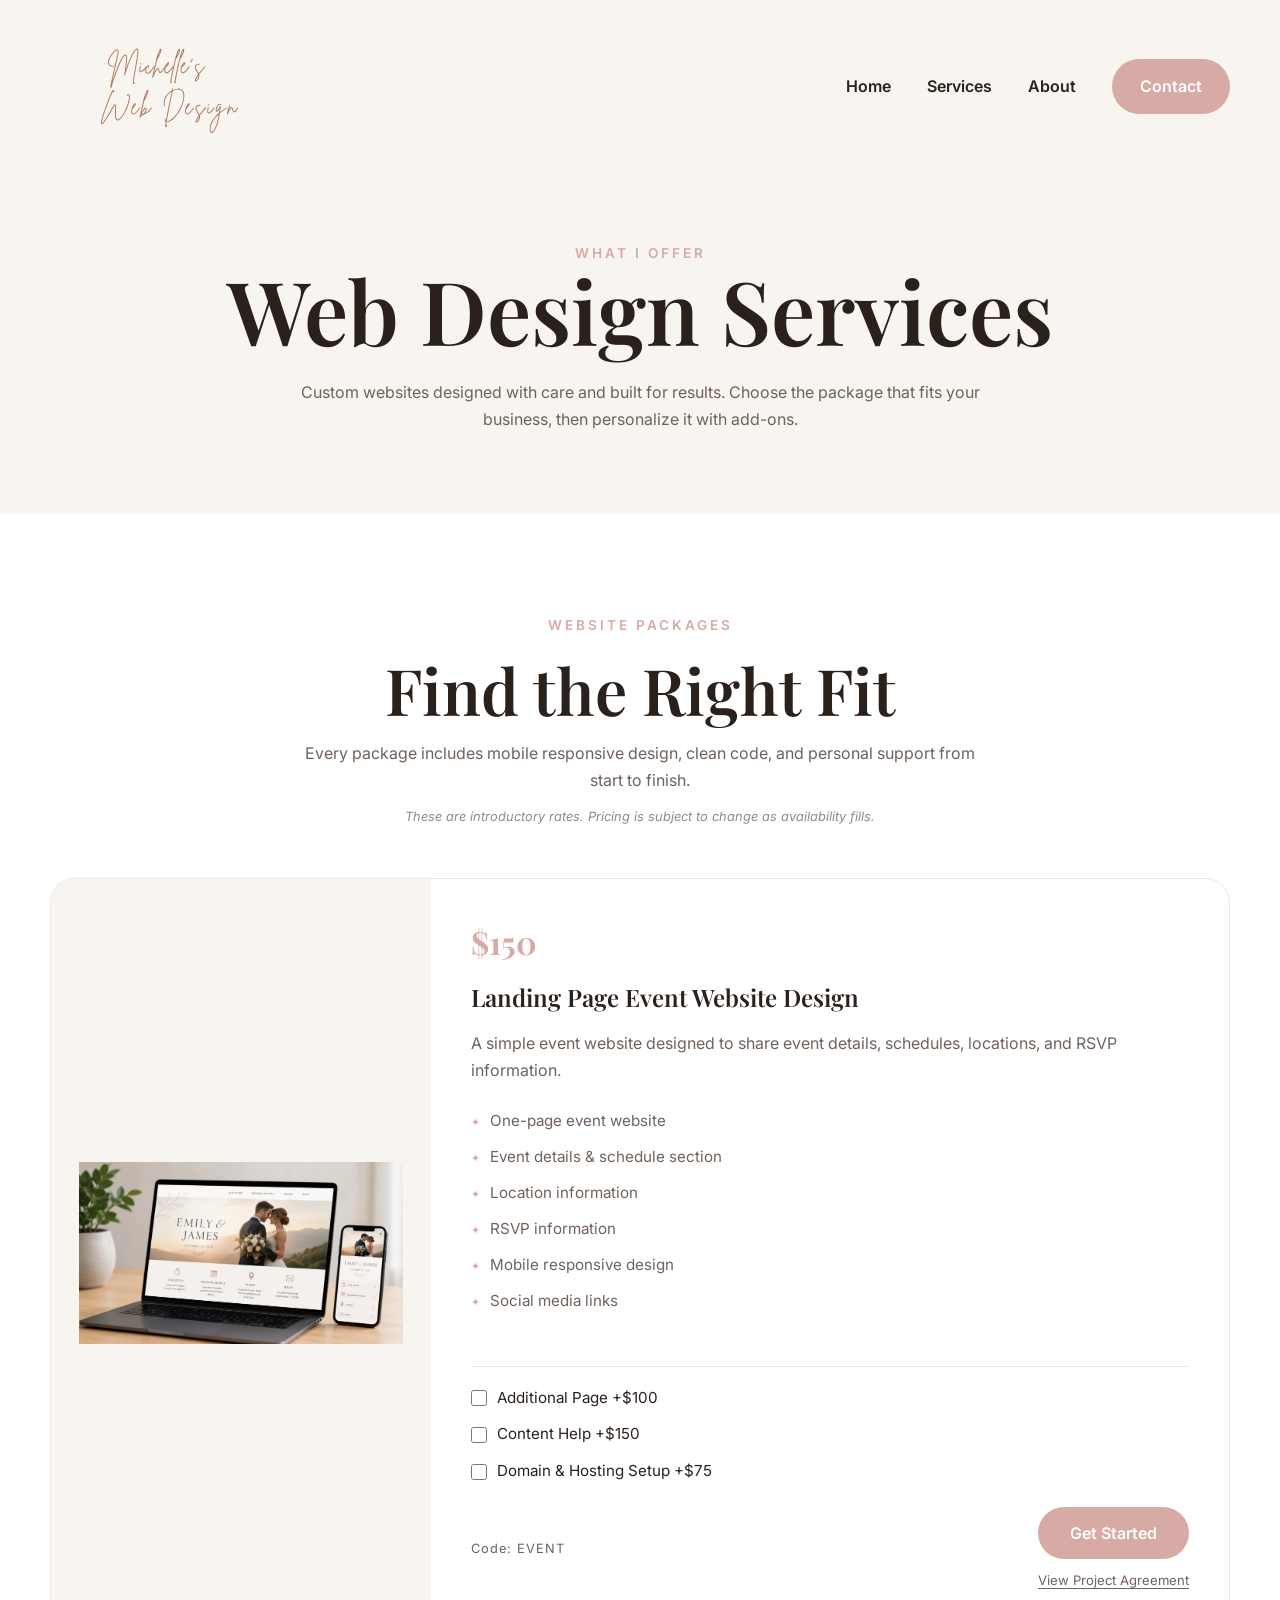
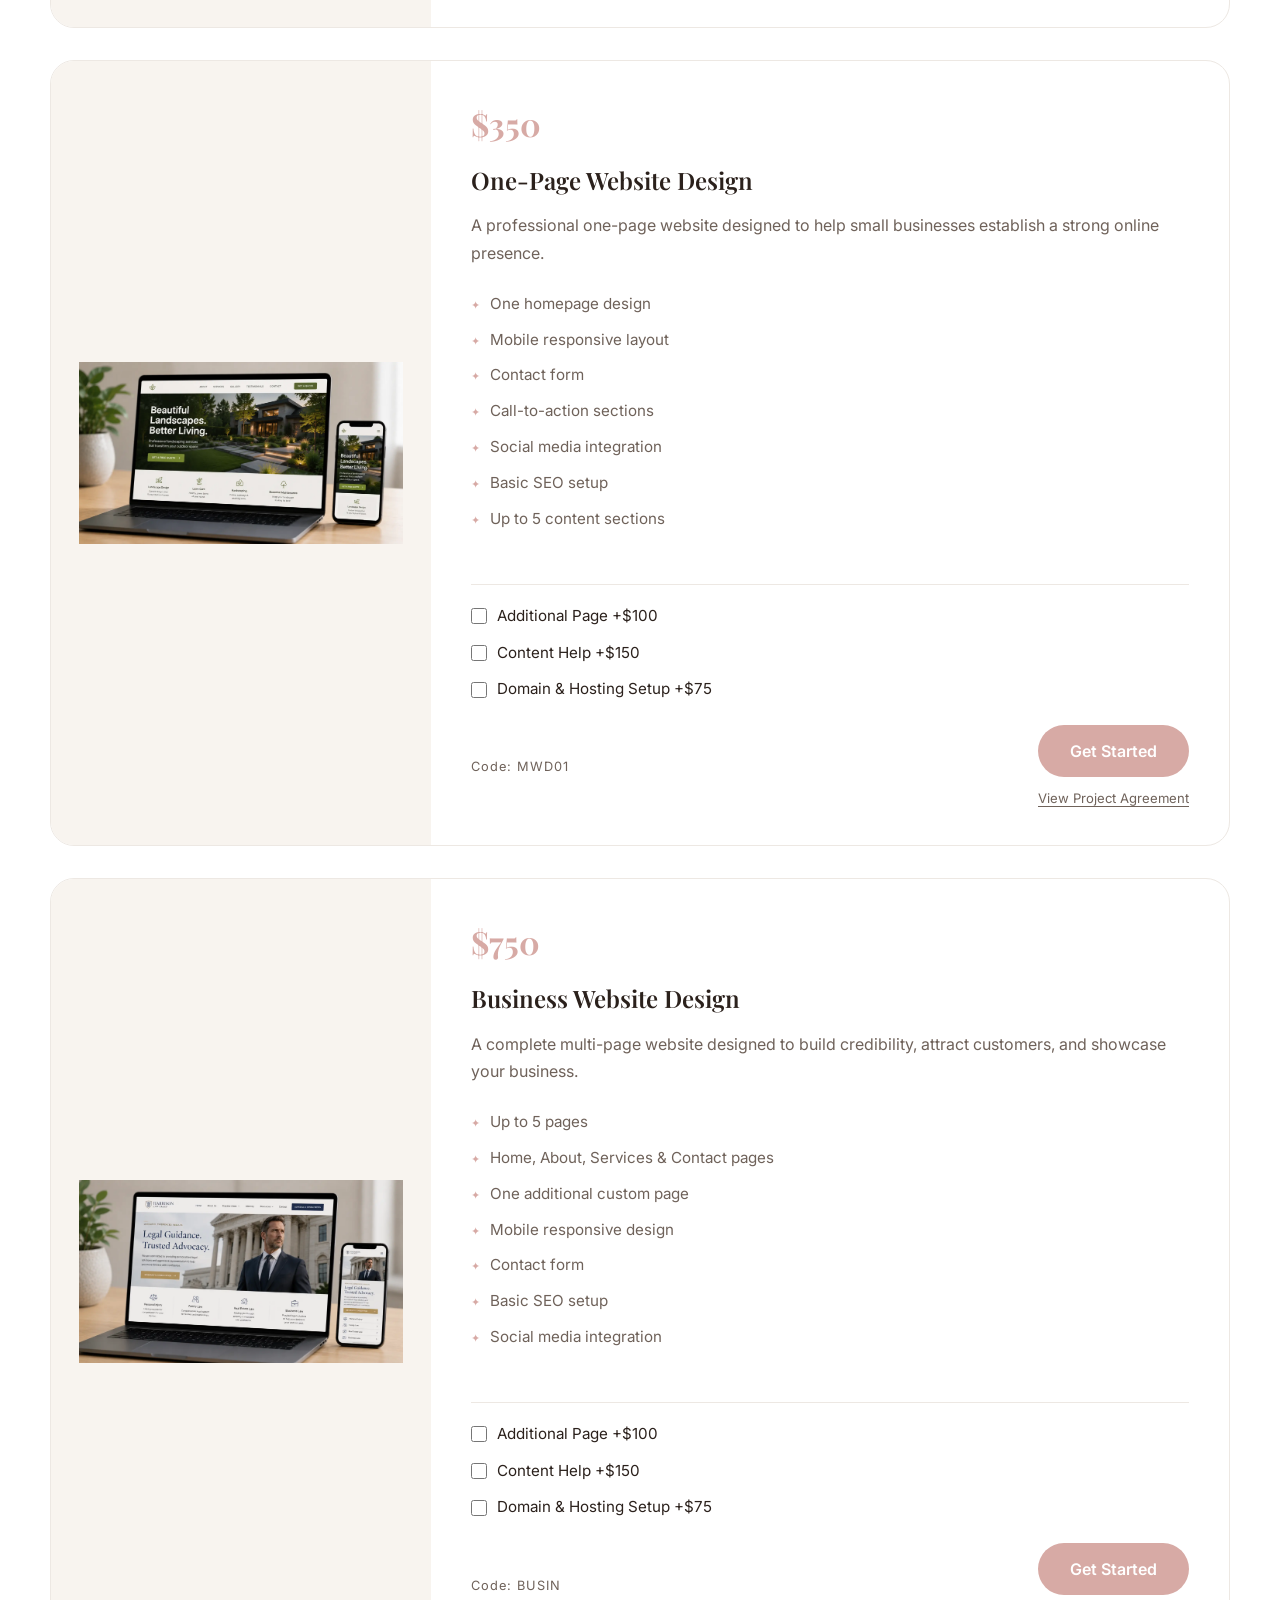
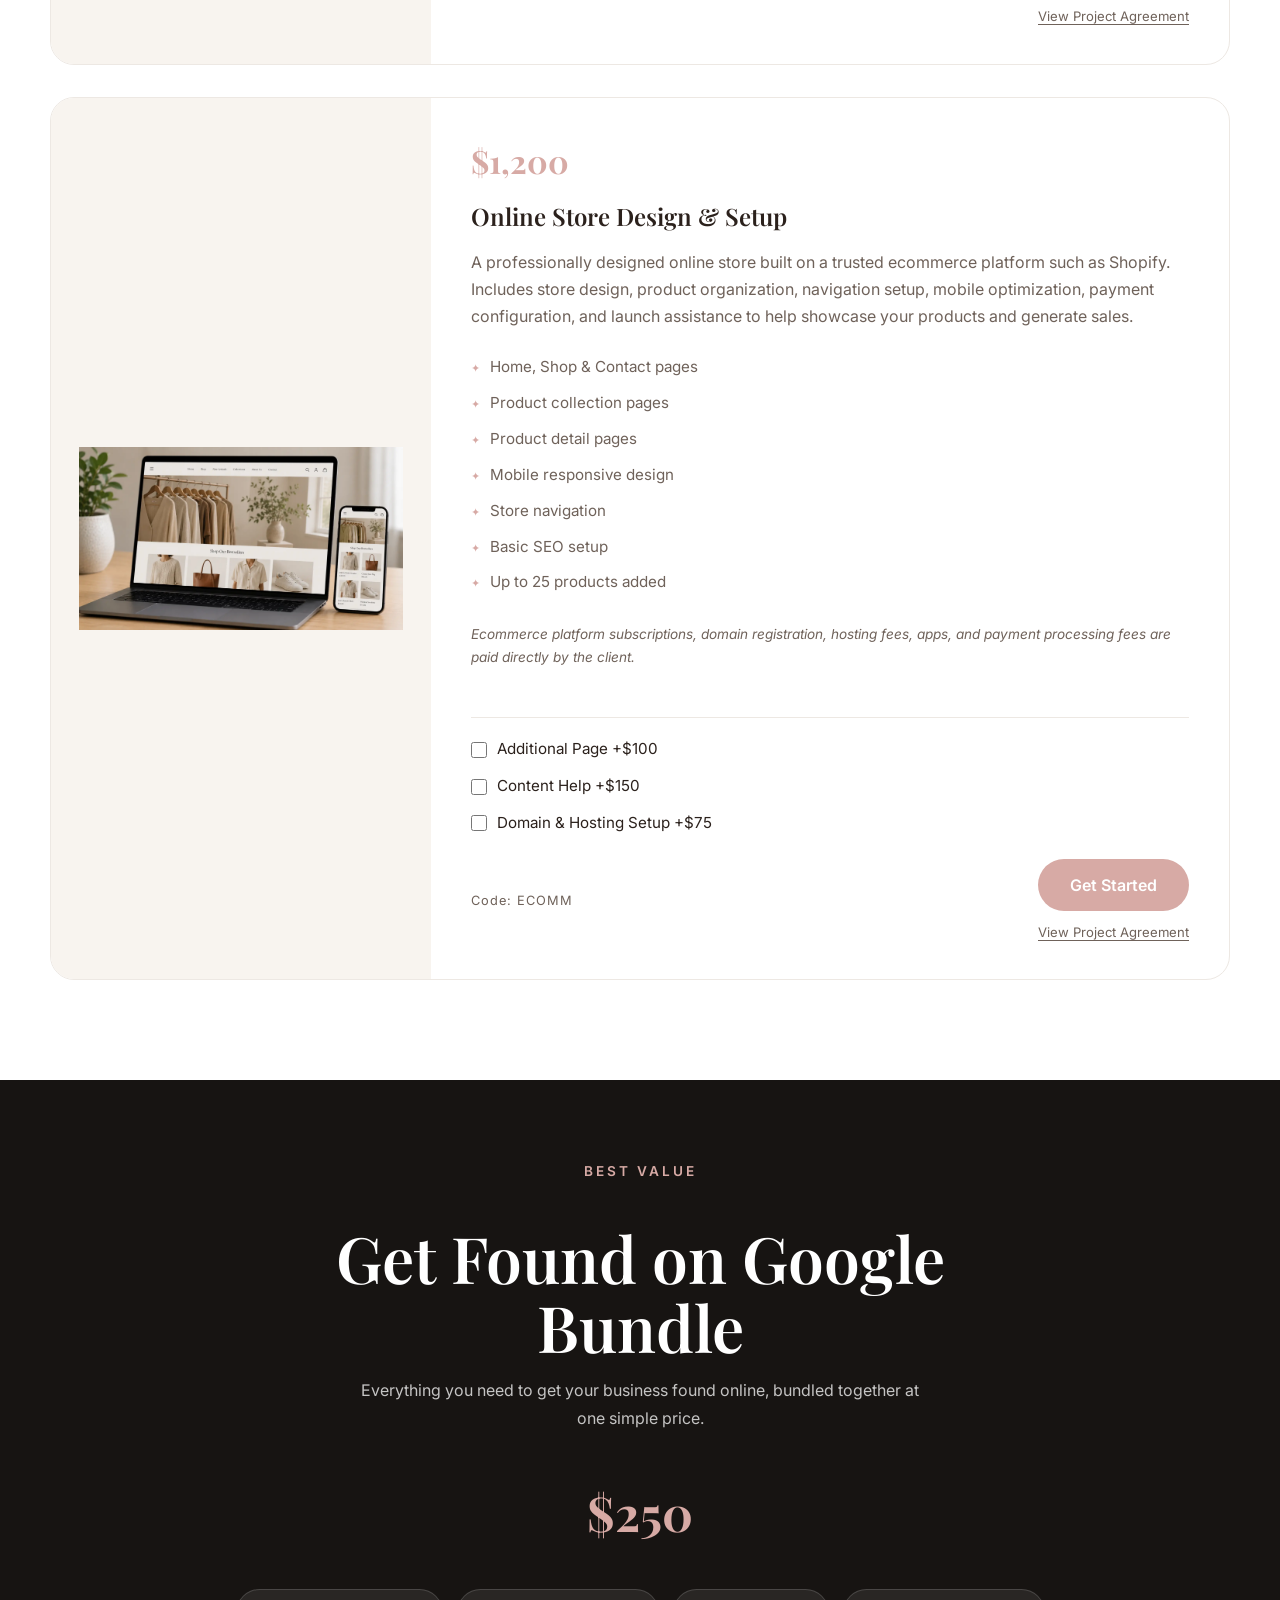
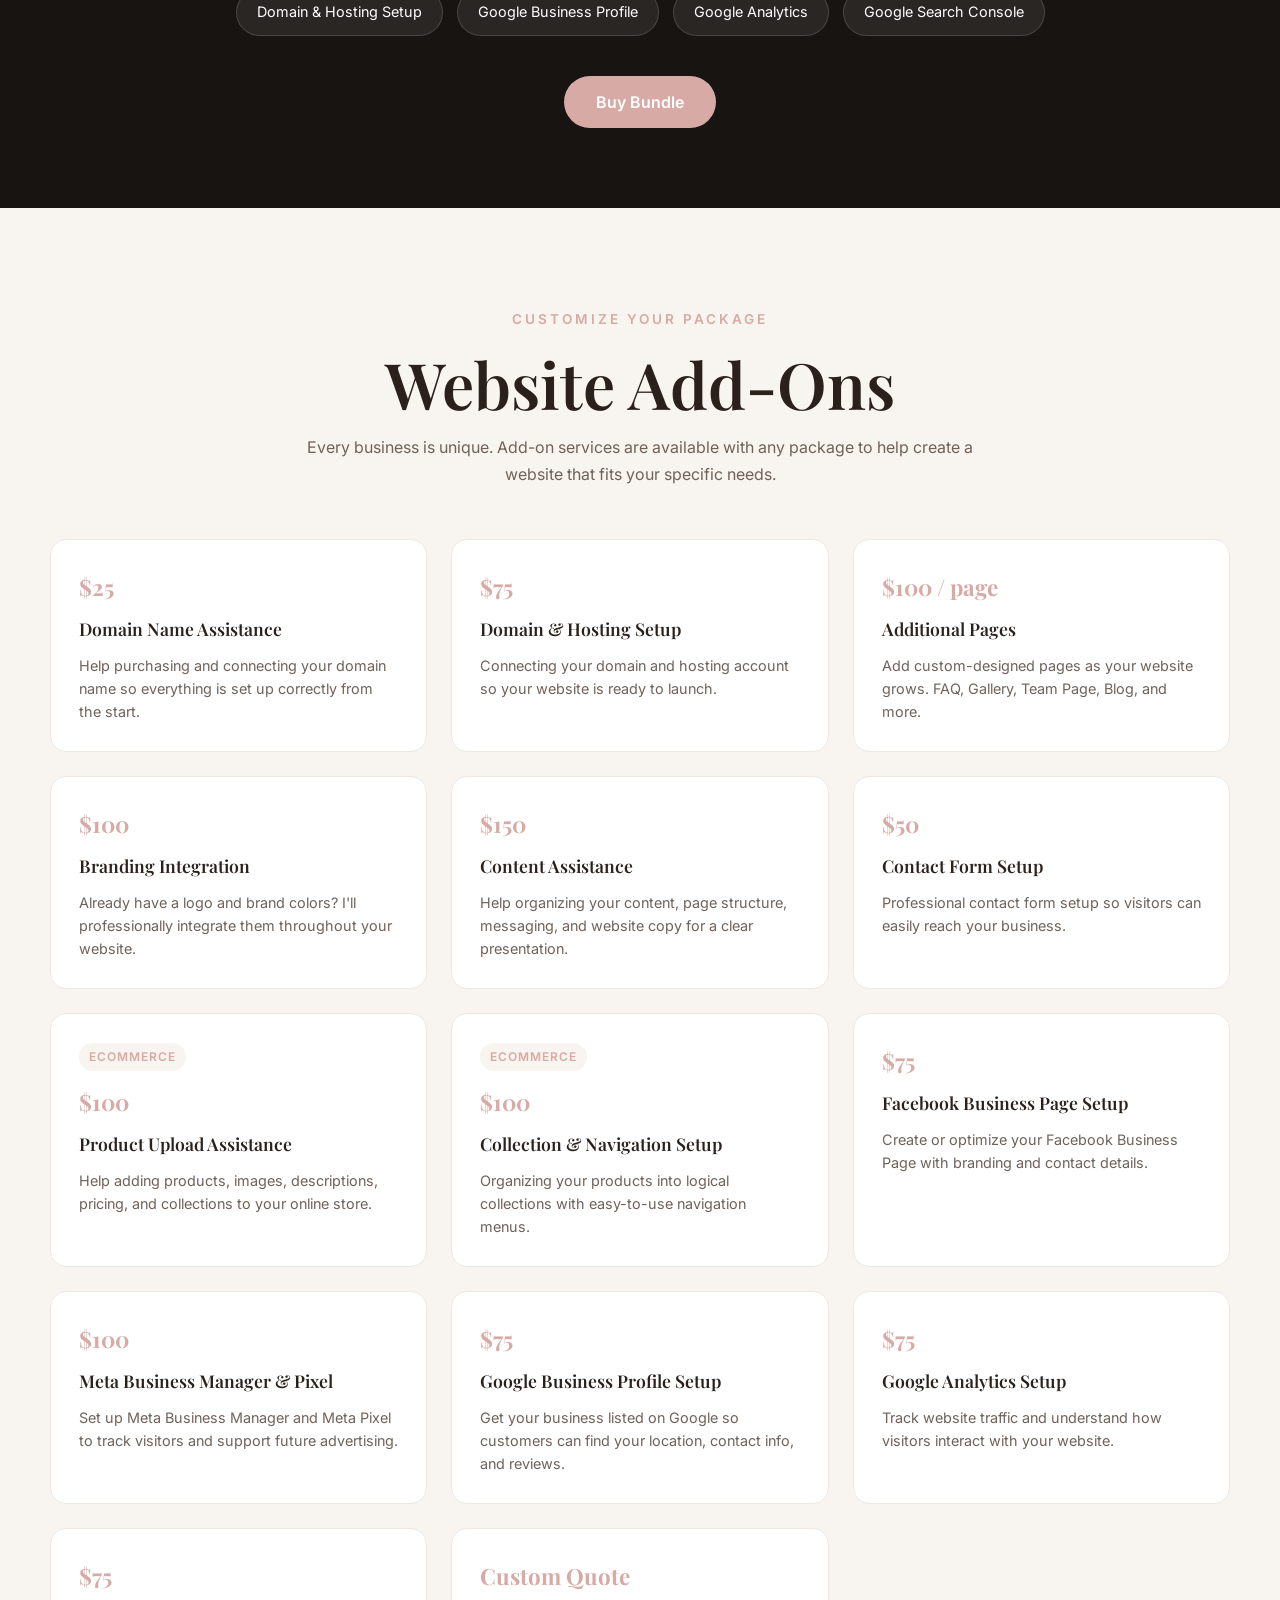
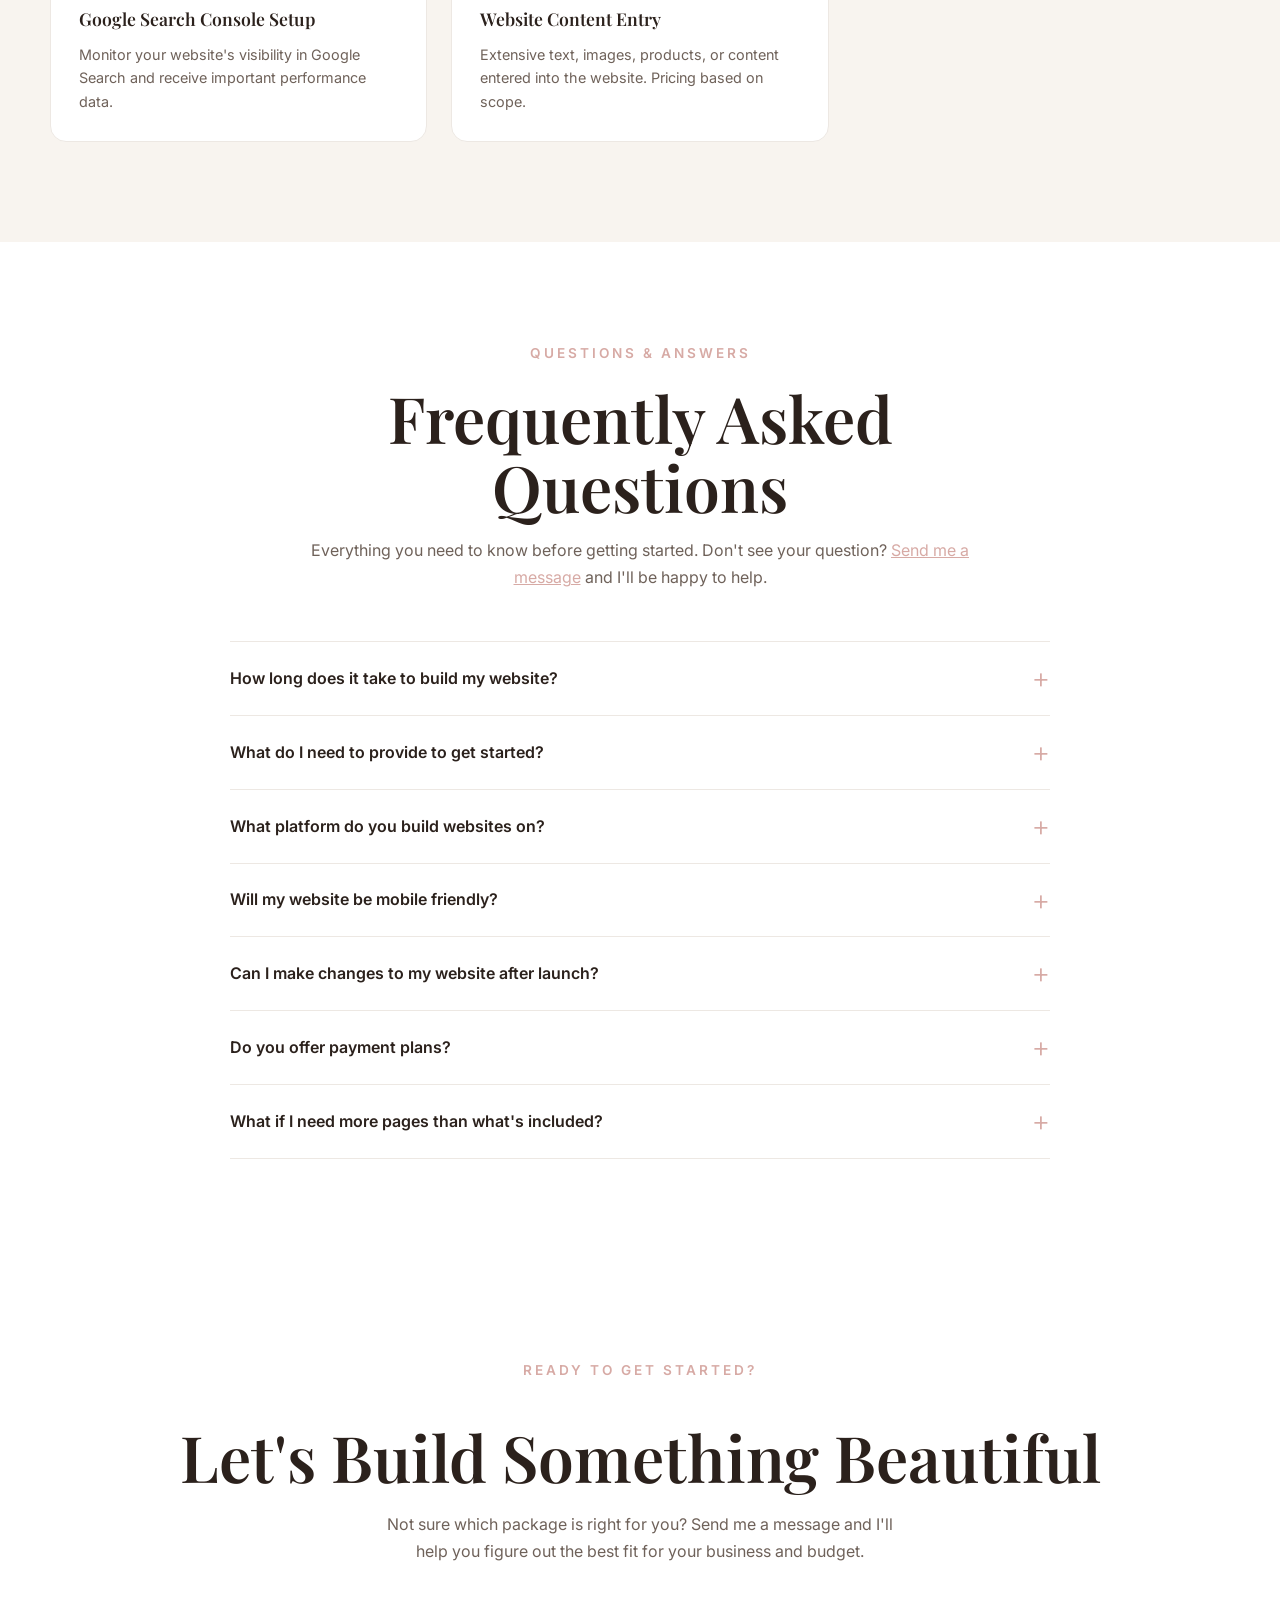
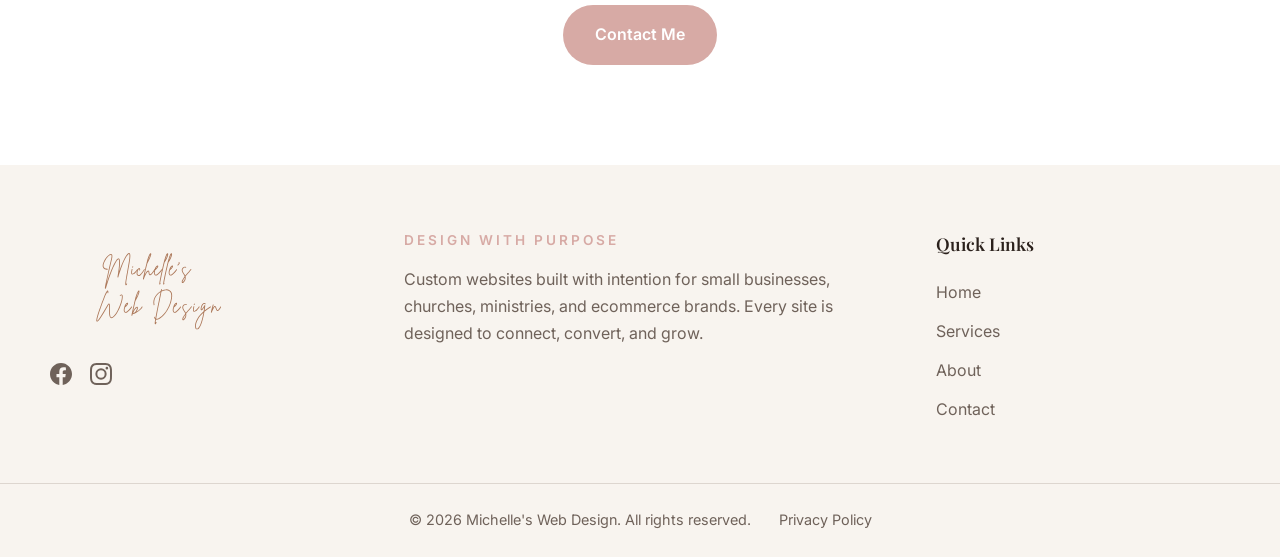
<file: services.html>
<!DOCTYPE html>
<html lang="en">
<head>
  <meta charset="UTF-8" />
  <meta name="viewport" content="width=device-width, initial-scale=1.0, viewport-fit=cover" />
  <title>Web Design Services | Michelle's Web Design</title>
  <meta name="description" content="Explore Michelle's Web Design services including event websites, one-page websites, business websites, online store design and setup, and website add-on services." />
  <link rel="canonical" href="https://michelleswebdesign.net/services.html" />
  <meta name="theme-color" content="#D7AAA5" />
  <meta property="og:title" content="Web Design Services | Michelle's Web Design" />
  <meta property="og:description" content="Explore Michelle's Web Design services including event websites, one-page websites, business websites, online store design and setup, and website add-on services." />
  <meta property="og:image" content="https://michelleswebdesign.net/images/social-share.jpg" />
  <meta property="og:url" content="https://michelleswebdesign.net/services.html" />
  <meta property="og:type" content="website" />
  <meta name="twitter:card" content="summary_large_image" />
  <meta name="twitter:title" content="Web Design Services | Michelle's Web Design" />
  <meta name="twitter:description" content="Explore Michelle's Web Design services including event websites, one-page websites, business websites, online store design and setup, and website add-on services." />
  <meta name="twitter:image" content="https://michelleswebdesign.net/images/social-share.jpg" />
  <link rel="icon" href="images/michelles-web-design-logo.svg" type="image/svg+xml" />
  <link rel="stylesheet" href="css/style.css" />
  <link rel="preconnect" href="https://fonts.googleapis.com">
  <link rel="preconnect" href="https://fonts.gstatic.com" crossorigin>
  <link href="https://fonts.googleapis.com/css2?family=Inter:wght@400;500;600;700&family=Playfair+Display:wght@500;600;700&display=swap" rel="stylesheet">
</head>

<body>

  <header class="page-header">
    <div class="container nav-container">
      <a href="index.html" class="logo">
        <span class="nav-logo-wrap"><img src="images/michelles-web-design-logo.svg" alt="Michelle's Web Design logo" class="nav-logo"></span>
        <span class="logo-text">Michelle's<small>Web Design</small></span>
      </a>
      <button class="menu-toggle" aria-label="Open navigation menu">&#9776;</button>
      <nav class="nav-menu">
        <a href="index.html">Home</a>
        <a href="services.html">Services</a>
        <a href="about.html">About</a>
        <a href="contact.html" class="nav-cta">Contact</a>
      </nav>
    </div>
  </header>

<main>

  <section class="page-hero">
    <div class="container">
      <p class="eyebrow">What I Offer</p>
      <h1>Web Design Services</h1>
      <p>Custom websites designed with care and built for results. Choose the package that fits your business, then personalize it with add-ons.</p>
    </div>
  </section>

  <section class="packages-section">
    <div class="container">
      <div class="section-heading">
        <p class="eyebrow">Website Packages</p>
        <h2>Find the Right Fit</h2>
        <p>Every package includes mobile responsive design, clean code, and personal support from start to finish.</p>
        <p class="intro-pricing-note">These are introductory rates. Pricing is subject to change as availability fills.</p>
      </div>
      <div class="packages-grid">

        <article class="package-card">
          <div class="package-image">
            <img src="images/landing-page-web-design.webp" alt="Landing page event website design for conferences, fundraisers, and special events" loading="lazy">
          </div>
          <div class="package-body">
            <div class="package-price">$150</div>
            <h3>Landing Page Event Website Design</h3>
            <p>A simple event website designed to share event details, schedules, locations, and RSVP information.</p>
            <ul class="package-features">
              <li>One-page event website</li>
              <li>Event details &amp; schedule section</li>
              <li>Location information</li>
              <li>RSVP information</li>
              <li>Mobile responsive design</li>
              <li>Social media links</li>
            </ul>
            <div class="package-addons">
              <label><input type="checkbox" data-addon-for="EVENT" value="EXTRA_PAGE"> Additional Page +$100</label>
              <label><input type="checkbox" data-addon-for="EVENT" value="CONTENT_HELP"> Content Help +$150</label>
              <label><input type="checkbox" data-addon-for="EVENT" value="DOMAIN_SETUP"> Domain &amp; Hosting Setup +$75</label>
            </div>
            <div class="package-footer">
              <span class="package-code">Code: EVENT</span>
              <div class="package-footer-actions">
                <button type="button" class="btn btn-primary" data-checkout data-package="EVENT">Get Started</button>
                <a href="https://form.jotform.com/261484823577064" target="_blank" rel="noopener" class="agreement-link">View Project Agreement</a>
              </div>
            </div>
          </div>
        </article>

        <article class="package-card">
          <div class="package-image">
            <img src="images/one-page-web-design.webp" alt="One-page website design for small businesses and local service providers" loading="lazy">
          </div>
          <div class="package-body">
            <div class="package-price">$350</div>
            <h3>One-Page Website Design</h3>
            <p>A professional one-page website designed to help small businesses establish a strong online presence.</p>
            <ul class="package-features">
              <li>One homepage design</li>
              <li>Mobile responsive layout</li>
              <li>Contact form</li>
              <li>Call-to-action sections</li>
              <li>Social media integration</li>
              <li>Basic SEO setup</li>
              <li>Up to 5 content sections</li>
            </ul>
            <div class="package-addons">
              <label><input type="checkbox" data-addon-for="STARTER" value="EXTRA_PAGE"> Additional Page +$100</label>
              <label><input type="checkbox" data-addon-for="STARTER" value="CONTENT_HELP"> Content Help +$150</label>
              <label><input type="checkbox" data-addon-for="STARTER" value="DOMAIN_SETUP"> Domain &amp; Hosting Setup +$75</label>
            </div>
            <div class="package-footer">
              <span class="package-code">Code: MWD01</span>
              <div class="package-footer-actions">
                <button type="button" class="btn btn-primary" data-checkout data-package="STARTER">Get Started</button>
                <a href="https://form.jotform.com/261484823577064" target="_blank" rel="noopener" class="agreement-link">View Project Agreement</a>
              </div>
            </div>
          </div>
        </article>

        <article class="package-card">
          <div class="package-image">
            <img src="images/business-Web-design.webp" alt="Multi-page business website design for companies, churches, and organizations" loading="lazy">
          </div>
          <div class="package-body">
            <div class="package-price">$750</div>
            <h3>Business Website Design</h3>
            <p>A complete multi-page website designed to build credibility, attract customers, and showcase your business.</p>
            <ul class="package-features">
              <li>Up to 5 pages</li>
              <li>Home, About, Services &amp; Contact pages</li>
              <li>One additional custom page</li>
              <li>Mobile responsive design</li>
              <li>Contact form</li>
              <li>Basic SEO setup</li>
              <li>Social media integration</li>
            </ul>
            <div class="package-addons">
              <label><input type="checkbox" data-addon-for="BUSIN" value="EXTRA_PAGE"> Additional Page +$100</label>
              <label><input type="checkbox" data-addon-for="BUSIN" value="CONTENT_HELP"> Content Help +$150</label>
              <label><input type="checkbox" data-addon-for="BUSIN" value="DOMAIN_SETUP"> Domain &amp; Hosting Setup +$75</label>
            </div>
            <div class="package-footer">
              <span class="package-code">Code: BUSIN</span>
              <div class="package-footer-actions">
                <button type="button" class="btn btn-primary" data-checkout data-package="BUSIN">Get Started</button>
                <a href="https://form.jotform.com/261484823577064" target="_blank" rel="noopener" class="agreement-link">View Project Agreement</a>
              </div>
            </div>
          </div>
        </article>

        <article class="package-card">
          <div class="package-image">
            <img src="images/ecommerce2-website-design.webp" alt="Ecommerce website design with online store, product pages, and secure checkout" loading="lazy">
          </div>
          <div class="package-body">
            <div class="package-price">$1,200</div>
            <h3>Online Store Design &amp; Setup</h3>
            <p>A professionally designed online store built on a trusted ecommerce platform such as Shopify. Includes store design, product organization, navigation setup, mobile optimization, payment configuration, and launch assistance to help showcase your products and generate sales.</p>
            <ul class="package-features">
              <li>Home, Shop &amp; Contact pages</li>
              <li>Product collection pages</li>
              <li>Product detail pages</li>
              <li>Mobile responsive design</li>
              <li>Store navigation</li>
              <li>Basic SEO setup</li>
              <li>Up to 25 products added</li>
            </ul>
            <p class="package-note">Ecommerce platform subscriptions, domain registration, hosting fees, apps, and payment processing fees are paid directly by the client.</p>
            <div class="package-addons">
              <label><input type="checkbox" data-addon-for="ECOMM" value="EXTRA_PAGE"> Additional Page +$100</label>
              <label><input type="checkbox" data-addon-for="ECOMM" value="CONTENT_HELP"> Content Help +$150</label>
              <label><input type="checkbox" data-addon-for="ECOMM" value="DOMAIN_SETUP"> Domain &amp; Hosting Setup +$75</label>
            </div>
            <div class="package-footer">
              <span class="package-code">Code: ECOMM</span>
              <div class="package-footer-actions">
                <button type="button" class="btn btn-primary" data-checkout data-package="ECOMM">Get Started</button>
                <a href="https://form.jotform.com/261484823577064" target="_blank" rel="noopener" class="agreement-link">View Project Agreement</a>
              </div>
            </div>
          </div>
        </article>

      </div>
    </div>
  </section>

  <section class="bundle-section">
    <div class="container">
      <div class="bundle-card">
        <p class="eyebrow">Best Value</p>
        <h2>Get Found on Google Bundle</h2>
        <p>Everything you need to get your business found online, bundled together at one simple price.</p>
        <div class="bundle-price">$250</div>
        <div class="bundle-features">
          <span class="bundle-tag">Domain &amp; Hosting Setup</span>
          <span class="bundle-tag">Google Business Profile</span>
          <span class="bundle-tag">Google Analytics</span>
          <span class="bundle-tag">Google Search Console</span>
        </div>
        <button type="button" class="btn btn-primary" data-checkout data-package="BUNDLE">Buy Bundle</button>
      </div>
    </div>
  </section>

  <section class="addons-section">
    <div class="container">
      <div class="section-heading">
        <p class="eyebrow">Customize Your Package</p>
        <h2>Website Add-Ons</h2>
        <p>Every business is unique. Add-on services are available with any package to help create a website that fits your specific needs.</p>
      </div>
      <div class="addons-grid">
        <div class="addon-card"><div class="addon-price">$25</div><h3>Domain Name Assistance</h3><p>Help purchasing and connecting your domain name so everything is set up correctly from the start.</p></div>
        <div class="addon-card"><div class="addon-price">$75</div><h3>Domain &amp; Hosting Setup</h3><p>Connecting your domain and hosting account so your website is ready to launch.</p></div>
        <div class="addon-card"><div class="addon-price">$100 / page</div><h3>Additional Pages</h3><p>Add custom-designed pages as your website grows. FAQ, Gallery, Team Page, Blog, and more.</p></div>
        <div class="addon-card"><div class="addon-price">$100</div><h3>Branding Integration</h3><p>Already have a logo and brand colors? I'll professionally integrate them throughout your website.</p></div>
        <div class="addon-card"><div class="addon-price">$150</div><h3>Content Assistance</h3><p>Help organizing your content, page structure, messaging, and website copy for a clear presentation.</p></div>
        <div class="addon-card"><div class="addon-price">$50</div><h3>Contact Form Setup</h3><p>Professional contact form setup so visitors can easily reach your business.</p></div>
        <div class="addon-card"><span class="addon-badge">Ecommerce</span><div class="addon-price">$100</div><h3>Product Upload Assistance</h3><p>Help adding products, images, descriptions, pricing, and collections to your online store.</p></div>
        <div class="addon-card"><span class="addon-badge">Ecommerce</span><div class="addon-price">$100</div><h3>Collection &amp; Navigation Setup</h3><p>Organizing your products into logical collections with easy-to-use navigation menus.</p></div>
        <div class="addon-card"><div class="addon-price">$75</div><h3>Facebook Business Page Setup</h3><p>Create or optimize your Facebook Business Page with branding and contact details.</p></div>
        <div class="addon-card"><div class="addon-price">$100</div><h3>Meta Business Manager &amp; Pixel</h3><p>Set up Meta Business Manager and Meta Pixel to track visitors and support future advertising.</p></div>
        <div class="addon-card"><div class="addon-price">$75</div><h3>Google Business Profile Setup</h3><p>Get your business listed on Google so customers can find your location, contact info, and reviews.</p></div>
        <div class="addon-card"><div class="addon-price">$75</div><h3>Google Analytics Setup</h3><p>Track website traffic and understand how visitors interact with your website.</p></div>
        <div class="addon-card"><div class="addon-price">$75</div><h3>Google Search Console Setup</h3><p>Monitor your website's visibility in Google Search and receive important performance data.</p></div>
        <div class="addon-card"><div class="addon-price">Custom Quote</div><h3>Website Content Entry</h3><p>Extensive text, images, products, or content entered into the website. Pricing based on scope.</p></div>
      </div>
    </div>
  </section>

  <section class="faq-section">
    <div class="container">
      <div class="section-heading">
        <p class="eyebrow">Questions &amp; Answers</p>
        <h2>Frequently Asked Questions</h2>
        <p>Everything you need to know before getting started. Don't see your question? <a href="contact.html" style="color:var(--rose);">Send me a message</a> and I'll be happy to help.</p>
      </div>
      <div class="faq-list">
        <details class="faq-item">
          <summary>How long does it take to build my website?</summary>
          <div class="faq-answer">
            <p>Most websites are completed within 1&ndash;2 weeks after I receive your content, images, and branding materials. Larger projects like ecommerce stores may take 2&ndash;3 weeks. The timeline depends on how quickly we can communicate during revisions.</p>
          </div>
        </details>
        <details class="faq-item">
          <summary>What do I need to provide to get started?</summary>
          <div class="faq-answer">
            <p>After you purchase, you'll complete a project intake questionnaire covering your goals, content, logo, brand colors, and design preferences. If you need help with content, the Content Assistance add-on is available. The more detail you can share about your business, the better the result.</p>
          </div>
        </details>
        <details class="faq-item">
          <summary>What platform do you build websites on?</summary>
          <div class="faq-answer">
            <p>It depends on your needs. Most business and service websites are built with clean HTML and CSS hosted on Cloudflare Pages. Ecommerce websites are typically built on Shopify. I'll recommend the best platform based on your goals and budget.</p>
          </div>
        </details>
        <details class="faq-item">
          <summary>Will my website be mobile friendly?</summary>
          <div class="faq-answer">
            <p>Yes &mdash; every website I build is fully responsive and looks great on phones, tablets, and desktops. Mobile-friendly design is a standard part of every package, not an add-on.</p>
          </div>
        </details>
        <details class="faq-item">
          <summary>Can I make changes to my website after launch?</summary>
          <div class="faq-answer">
            <p>Yes. After your site is live, you can reach out for updates and changes. Minor edits are handled on a case-by-case basis. If you need ongoing updates regularly, ask about maintenance options when we connect.</p>
          </div>
        </details>
        <details class="faq-item">
          <summary>Do you offer payment plans?</summary>
          <div class="faq-answer">
            <p>Payment is processed upfront through Stripe when you select your package. If you have questions about pricing or need a custom quote, reach out through the contact form and we can talk through your options.</p>
          </div>
        </details>
        <details class="faq-item">
          <summary>What if I need more pages than what's included?</summary>
          <div class="faq-answer">
            <p>Additional pages are available as an add-on for $100 per page with any package. You can select this option directly at checkout or contact me before purchasing to discuss your needs.</p>
          </div>
        </details>
      </div>
    </div>
  </section>

  <section class="services-cta">
    <div class="container">
      <p class="eyebrow">Ready to Get Started?</p>
      <h2>Let's Build Something Beautiful</h2>
      <p>Not sure which package is right for you? Send me a message and I'll help you figure out the best fit for your business and budget.</p>
      <a href="contact.html" class="btn btn-primary">Contact Me</a>
    </div>
  </section>

</main>

  <footer class="footer">
    <div class="container footer-grid">
      <div class="footer-brand">
        <div class="footer-logo-wrap">
          <img src="images/michelles-web-design-logo.svg" alt="Michelle's Web Design logo" class="footer-logo">
        </div>
        <div class="footer-social">
          <a href="https://www.facebook.com/michelleswebdesign" target="_blank" rel="noopener noreferrer" aria-label="Michelle's Web Design on Facebook">
            <svg xmlns="http://www.w3.org/2000/svg" viewBox="0 0 24 24" fill="currentColor" width="22" height="22"><path d="M24 12.073c0-6.627-5.373-12-12-12s-12 5.373-12 12c0 5.99 4.388 10.954 10.125 11.854v-8.385H7.078v-3.47h3.047V9.43c0-3.007 1.792-4.669 4.533-4.669 1.312 0 2.686.235 2.686.235v2.953H15.83c-1.491 0-1.956.925-1.956 1.874v2.25h3.328l-.532 3.47h-2.796v8.385C19.612 23.027 24 18.062 24 12.073z"/></svg>
          </a>
          <a href="https://www.instagram.com/michelleswebdesign" target="_blank" rel="noopener noreferrer" aria-label="Michelle's Web Design on Instagram">
            <svg xmlns="http://www.w3.org/2000/svg" viewBox="0 0 24 24" fill="currentColor" width="22" height="22"><path d="M12 2.163c3.204 0 3.584.012 4.85.07 3.252.148 4.771 1.691 4.919 4.919.058 1.265.069 1.645.069 4.849 0 3.205-.012 3.584-.069 4.849-.149 3.225-1.664 4.771-4.919 4.919-1.266.058-1.644.07-4.85.07-3.204 0-3.584-.012-4.849-.07-3.26-.149-4.771-1.699-4.919-4.92-.058-1.265-.07-1.644-.07-4.849 0-3.204.013-3.583.07-4.849.149-3.227 1.664-4.771 4.919-4.919 1.266-.057 1.645-.069 4.849-.069zM12 0C8.741 0 8.333.014 7.053.072 2.695.272.273 2.69.073 7.052.014 8.333 0 8.741 0 12c0 3.259.014 3.668.072 4.948.2 4.358 2.618 6.78 6.98 6.98C8.333 23.986 8.741 24 12 24c3.259 0 3.668-.014 4.948-.072 4.354-.2 6.782-2.618 6.979-6.98.059-1.28.073-1.689.073-4.948 0-3.259-.014-3.667-.072-4.947-.196-4.354-2.617-6.78-6.979-6.98C15.668.014 15.259 0 12 0zm0 5.838a6.162 6.162 0 100 12.324 6.162 6.162 0 000-12.324zM12 16a4 4 0 110-8 4 4 0 010 8zm6.406-11.845a1.44 1.44 0 100 2.881 1.44 1.44 0 000-2.881z"/></svg>
          </a>
        </div>
      </div>
      <div class="footer-about">
        <p class="eyebrow">Design with Purpose</p>
        <p>Custom websites built with intention for small businesses, churches, ministries, and ecommerce brands. Every site is designed to connect, convert, and grow.</p>
      </div>
      <div class="footer-links">
        <h3>Quick Links</h3>
        <a href="index.html">Home</a>
        <a href="services.html">Services</a>
        <a href="about.html">About</a>
        <a href="contact.html">Contact</a>
      </div>
    </div>
    <div class="footer-bottom">
      <div class="container footer-bottom-inner">
        <p>&copy; 2026 Michelle's Web Design. All rights reserved.</p>
        <a href="privacy.html" class="privacy-link">Privacy Policy</a>
      </div>
    </div>
  </footer>

<script src="js/script.js"></script>
<script src="js/checkout.js"></script>

</body>
</html>
</file>
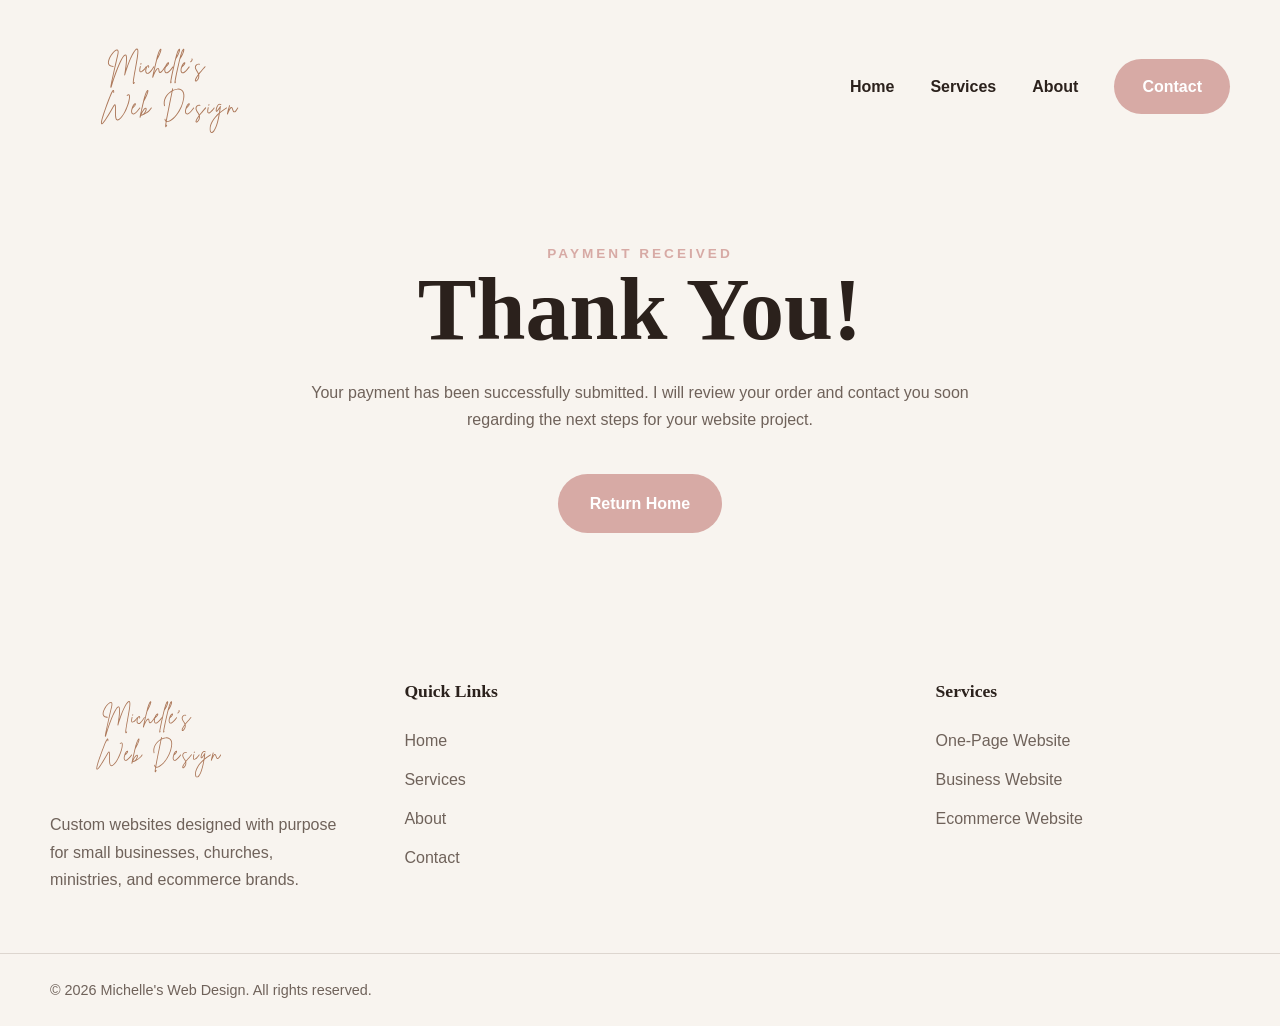
<file: success.html>
<!DOCTYPE html>
<html lang="en">
<head>
    <meta charset="UTF-8">
    <meta name="viewport" content="width=device-width, initial-scale=1.0, viewport-fit=cover" />

    <title>Thank You | Michelle's Web Design</title>

    <meta name="description" content="Thank you for your purchase. Your web design project request has been received.">

    <link rel="stylesheet" href="css/style.css">
</head>
<body>

   <header class="page-header">
    <div class="container nav-container">
      
      <a href="index.html" class="logo">
       <span class="nav-logo-wrap">
  <img
    src="images/michelles-web-design-logo.svg"
    alt="Michelle's Web Design logo"
    class="nav-logo">
</span>
      
        <span class="logo-text">
          Michelle's
          <small>Web Design</small>
        </span>
      </a>

      <button class="menu-toggle" aria-label="Open navigation menu">
        ☰
      </button>

        <nav class="nav-menu">
           <a href="index.html">Home</a>
           <a href="services.html">Services</a>
           <a href="about.html">About</a>
           <a href="contact.html" class="nav-cta">Contact</a>
        </nav>

        
    </div>
  </header>

<main>

<section class="page-hero">
    <div class="container">

        <p class="eyebrow">Payment Received</p>

        <h1>Thank You!</h1>

        <p>
            Your payment has been successfully submitted.
            I will review your order and contact you soon regarding the next steps for your website project.
        </p>

        <div style="margin-top:40px;">
            <a href="index.html" class="btn btn-primary">
                Return Home
            </a>
        </div>

    </div>
</section>

</main>

<footer class="footer">
  <div class="container footer-grid">

<div class="footer-brand">
  <div class="footer-logo-wrap">
    <img
      src="images/michelles-web-design-logo.svg"
      alt="Michelle's Web Design logo"
      class="footer-logo">
  </div>

  <p class="footer-description">
    Custom websites designed with purpose for small businesses, churches, ministries, and ecommerce brands.
  </p>
</div>

    <div class="footer-links">
      <h3>Quick Links</h3>

      <a href="index.html">Home</a>
      <a href="services.html">Services</a>
      <a href="about.html">About</a>
      <a href="contact.html">Contact</a>
    </div>

    <div class="footer-links">
      <h3>Services</h3>

      <a href="services.html">One-Page Website</a>
      <a href="services.html">Business Website</a>
      <a href="services.html">Ecommerce Website</a>
    </div>

  </div>

  <div class="footer-bottom">
    <div class="container">
      <p>© 2026 Michelle's Web Design. All rights reserved.</p>
    </div>
  </div>
</footer>
  
<script src="js/script.js"></script>
</body>
</html>
</file>
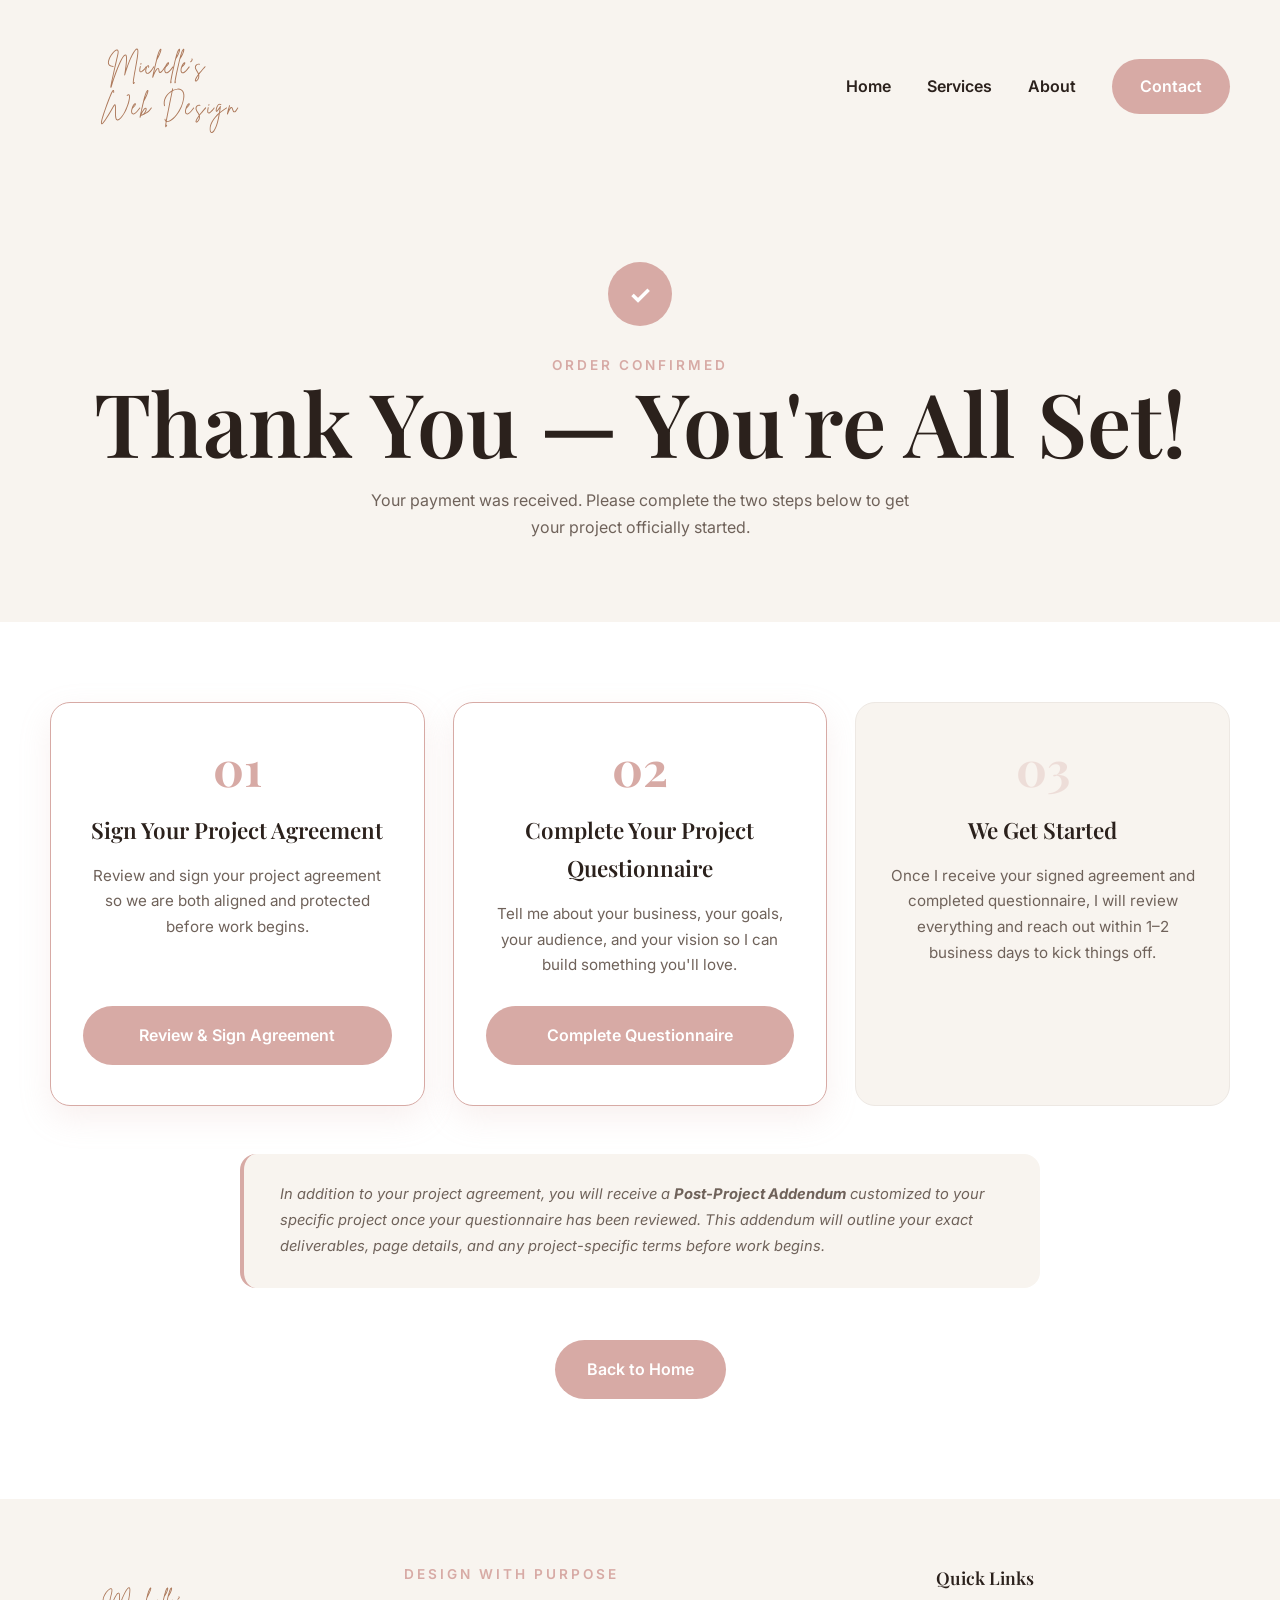
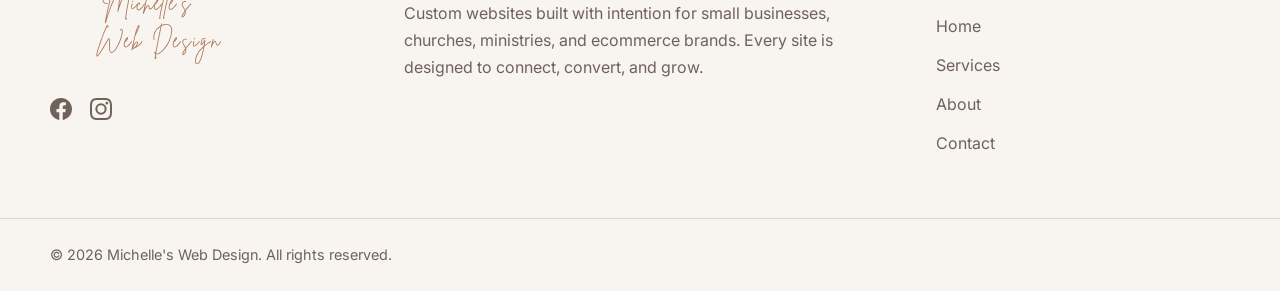
<file: thankyou.html>
<!DOCTYPE html>
<html lang="en">
<head>
  <meta charset="UTF-8" />
  <meta name="viewport" content="width=device-width, initial-scale=1.0, viewport-fit=cover" />
  <title>Thank You | Michelle's Web Design</title>
  <meta name="description" content="Thank you for your order. Here are your next steps to get your project started." />
  <meta name="robots" content="noindex" />
  <link rel="canonical" href="https://michelleswebdesign.net/thankyou.html" />
  <meta name="theme-color" content="#D7AAA5" />
  <link rel="icon" href="images/michelles-web-design-logo.svg" type="image/svg+xml" />
  <link rel="stylesheet" href="css/style.css" />
  <link rel="preconnect" href="https://fonts.googleapis.com">
  <link rel="preconnect" href="https://fonts.gstatic.com" crossorigin>
  <link href="https://fonts.googleapis.com/css2?family=Inter:wght@400;500;600;700&family=Playfair+Display:wght@500;600;700&display=swap" rel="stylesheet">
</head>

<body>

  <header class="page-header">
    <div class="container nav-container">
      <a href="index.html" class="logo">
        <span class="nav-logo-wrap">
          <img src="images/michelles-web-design-logo.svg" alt="Michelle's Web Design logo" class="nav-logo">
        </span>
        <span class="logo-text">Michelle's<small>Web Design</small></span>
      </a>
      <button class="menu-toggle" aria-label="Open navigation menu">&#9776;</button>
      <nav class="nav-menu">
        <a href="index.html">Home</a>
        <a href="services.html">Services</a>
        <a href="about.html">About</a>
        <a href="contact.html" class="nav-cta">Contact</a>
      </nav>
    </div>
  </header>

  <main>

    <section class="thankyou-hero">
      <div class="container">
        <div class="thankyou-check">&#10003;</div>
        <p class="eyebrow">Order Confirmed</p>
        <h1>Thank You — You're All Set!</h1>
        <p>Your payment was received. Please complete the two steps below to get your project officially started.</p>
      </div>
    </section>

    <section class="onboarding-section">
      <div class="container">

        <div class="onboarding-steps">

          <div class="onboarding-step active">
            <div class="onboarding-number">01</div>
            <h3>Sign Your Project Agreement</h3>
            <p>Review and sign your project agreement so we are both aligned and protected before work begins.</p>
            <a
              href="https://form.jotform.com/261484823577064"
              target="_blank"
              rel="noopener noreferrer"
              class="btn btn-primary">
              Review &amp; Sign Agreement
            </a>
          </div>

          <div class="onboarding-step active">
            <div class="onboarding-number">02</div>
            <h3>Complete Your Project Questionnaire</h3>
            <p>Tell me about your business, your goals, your audience, and your vision so I can build something you'll love.</p>
            <a
              href="https://form.jotform.com/261624560579060"
              target="_blank"
              rel="noopener noreferrer"
              class="btn btn-primary">
              Complete Questionnaire
            </a>
          </div>

          <div class="onboarding-step">
            <div class="onboarding-number">03</div>
            <h3>We Get Started</h3>
            <p>Once I receive your signed agreement and completed questionnaire, I will review everything and reach out within 1&ndash;2 business days to kick things off.</p>
          </div>

        </div>

        <div class="onboarding-addendum">
          <p>In addition to your project agreement, you will receive a <strong>Post-Project Addendum</strong> customized to your specific project once your questionnaire has been reviewed. This addendum will outline your exact deliverables, page details, and any project-specific terms before work begins.</p>
        </div>

        <div style="text-align: center;">
          <a href="index.html" class="btn btn-primary">Back to Home</a>
        </div>

      </div>
    </section>

  </main>

  <footer class="footer">
    <div class="container footer-grid">
      <div class="footer-brand">
        <div class="footer-logo-wrap">
          <img src="images/michelles-web-design-logo.svg" alt="Michelle's Web Design logo" class="footer-logo">
        </div>
        <div class="footer-social">
          <a href="https://www.facebook.com/michelleswebdesign" target="_blank" rel="noopener noreferrer" aria-label="Michelle's Web Design on Facebook">
            <svg xmlns="http://www.w3.org/2000/svg" viewBox="0 0 24 24" fill="currentColor" width="22" height="22"><path d="M24 12.073c0-6.627-5.373-12-12-12s-12 5.373-12 12c0 5.99 4.388 10.954 10.125 11.854v-8.385H7.078v-3.47h3.047V9.43c0-3.007 1.792-4.669 4.533-4.669 1.312 0 2.686.235 2.686.235v2.953H15.83c-1.491 0-1.956.925-1.956 1.874v2.25h3.328l-.532 3.47h-2.796v8.385C19.612 23.027 24 18.062 24 12.073z"/></svg>
          </a>
          <a href="https://www.instagram.com/michelleswebdesign" target="_blank" rel="noopener noreferrer" aria-label="Michelle's Web Design on Instagram">
            <svg xmlns="http://www.w3.org/2000/svg" viewBox="0 0 24 24" fill="currentColor" width="22" height="22"><path d="M12 2.163c3.204 0 3.584.012 4.85.07 3.252.148 4.771 1.691 4.919 4.919.058 1.265.069 1.645.069 4.849 0 3.205-.012 3.584-.069 4.849-.149 3.225-1.664 4.771-4.919 4.919-1.266.058-1.644.07-4.85.07-3.204 0-3.584-.012-4.849-.07-3.26-.149-4.771-1.699-4.919-4.92-.058-1.265-.07-1.644-.07-4.849 0-3.204.013-3.583.07-4.849.149-3.227 1.664-4.771 4.919-4.919 1.266-.057 1.645-.069 4.849-.069zM12 0C8.741 0 8.333.014 7.053.072 2.695.272.273 2.69.073 7.052.014 8.333 0 8.741 0 12c0 3.259.014 3.668.072 4.948.2 4.358 2.618 6.78 6.98 6.98C8.333 23.986 8.741 24 12 24c3.259 0 3.668-.014 4.948-.072 4.354-.2 6.782-2.618 6.979-6.98.059-1.28.073-1.689.073-4.948 0-3.259-.014-3.667-.072-4.947-.196-4.354-2.617-6.78-6.979-6.98C15.668.014 15.259 0 12 0zm0 5.838a6.162 6.162 0 100 12.324 6.162 6.162 0 000-12.324zM12 16a4 4 0 110-8 4 4 0 010 8zm6.406-11.845a1.44 1.44 0 100 2.881 1.44 1.44 0 000-2.881z"/></svg>
          </a>
        </div>
      </div>
      <div class="footer-about">
        <p class="eyebrow">Design with Purpose</p>
        <p>Custom websites built with intention for small businesses, churches, ministries, and ecommerce brands. Every site is designed to connect, convert, and grow.</p>
      </div>
      <div class="footer-links">
        <h3>Quick Links</h3>
        <a href="index.html">Home</a>
        <a href="services.html">Services</a>
        <a href="about.html">About</a>
        <a href="contact.html">Contact</a>
      </div>
    </div>
    <div class="footer-bottom">
      <div class="container">
        <p>&copy; 2026 Michelle's Web Design. All rights reserved.</p>
      </div>
    </div>
  </footer>

  <script src="js/script.js"></script>
</body>
</html>
</file>
<file: css/style.css>
/* =========================
   RESET
========================= */

* {
    margin: 0;
    padding: 0;
    box-sizing: border-box;
}

img {
    max-width: 100%;
    display: block;
}

html {
    scroll-behavior: smooth;
}

/* =========================
   VARIABLES
========================= */

:root {
    --black: #171412;
    --white: #FFFFFF;
    --rose: #D7AAA5;
    --rose-dark: #C8938D;
    --text: #2B211C;
    --text-light: #6F625A;
    --bg-soft: #F8F4EF;
}

/* =========================
   BASE
========================= */

body {
    font-family: 'Inter', sans-serif;
    color: var(--text);
    background: var(--white);
    line-height: 1.7;
}

h1,
h2,
h3 {
    font-family: 'Playfair Display', serif;
    font-weight: 600;
}

h1 {
    font-size: clamp(3.5rem, 7vw, 5.5rem);
    line-height: 1.02;
}

h2 {
    font-size: clamp(2.5rem, 5vw, 4rem);
    line-height: 1.08;
}

h3 {
    font-size: 1.4rem;
}

p {
    color: var(--text-light);
}

/* =========================
   LAYOUT
========================= */

.container {
    width: min(1180px, calc(100% - 40px));
    margin: 0 auto;
}

.featured-work .container {
    width: min(1450px, calc(100% - 60px));
}

section {
    padding: 110px 0;
}

.section-heading {
    text-align: center;
    max-width: 700px;
    margin: 0 auto 50px;
}

.section-heading h2 {
    margin-bottom: 16px;
}

/* =========================
   TYPOGRAPHY
========================= */

.eyebrow {
    color: var(--rose);
    font-size: .85rem;
    text-transform: uppercase;
    letter-spacing: 3px;
    font-weight: 600;
    margin-bottom: 18px;
}

.intro-pricing-note {
    font-size: .8rem;
    font-style: italic;
    color: var(--text-light);
    opacity: .75;
    margin-top: 12px;
}

/* =========================
   BUTTONS
========================= */

.btn {
    display: inline-flex;
    align-items: center;
    justify-content: center;
    padding: 16px 32px;
    border: none;
    border-radius: 999px;
    text-decoration: none;
    font-weight: 600;
    font-family: inherit;
    font-size: inherit;
    cursor: pointer;
    transition: all .3s ease;
    appearance: none;
    -webkit-appearance: none;
}

.btn-primary {
    background: var(--rose);
    color: white;
}

.btn-primary:hover {
    background: var(--rose-dark);
    transform: translateY(-2px);
}

.btn-secondary {
    background: white;
    color: var(--text);
    border: none;
}

.btn-secondary:hover {
    background: rgba(255,255,255,.88);
    transform: translateY(-2px);
}

.btn-outline {
    background: transparent;
    color: var(--text);
    border: 2px solid #ddd6cf;
}

.btn-outline:hover {
    border-color: var(--rose);
    color: var(--rose);
    transform: translateY(-2px);
}

/* =========================
   HEADER & NAV
========================= */

.site-header,
.page-header {
    width: 100%;
    z-index: 1000;
    padding: 22px 0;
}

.site-header {
    position: absolute;
    top: 0;
    left: 0;
    background: transparent;
    backdrop-filter: none;
    padding-top: env(safe-area-inset-top);
}

.page-header {
    position: relative;
    background: var(--bg-soft);
}

.nav-container {
    display: flex;
    justify-content: space-between;
    align-items: center;
}

.logo {
    text-decoration: none;
    display: flex;
    align-items: center;
    gap: 0;
}

.nav-logo-wrap {
    width: 220px;
    max-width: 220px;
    flex-shrink: 0;
}

.nav-logo {
    width: 175%;
    height: auto;
    display: block;
}

.site-header .nav-logo {
    filter: brightness(0) invert(1);
}

.logo-text {
    display: none;
}

.logo-text small {
    font-size: .9rem;
    font-weight: 500;
}

.nav-menu {
    display: flex;
    align-items: center;
    gap: 36px;
}

.nav-menu a {
    text-decoration: none;
    font-weight: 600;
}

.site-header .logo,
.site-header .nav-menu a,
.site-header .menu-toggle {
    color: white;
}

.page-header .logo,
.page-header .nav-menu a,
.page-header .menu-toggle {
    color: var(--text);
}

.nav-cta {
    background: var(--rose);
    color: white !important;
    padding: 14px 28px;
    border-radius: 999px;
    font-weight: 700;
    transition: all .3s ease;
}

.nav-cta:hover {
    background: var(--rose-dark);
    transform: translateY(-2px);
}

.menu-toggle {
    display: none;
}

/* =========================
   FOOTER
========================= */

.footer {
    background: var(--bg-soft);
    padding-top: 64px;
}

.footer-grid {
    display: grid;
    grid-template-columns: 1fr 1.6fr 1fr;
    gap: 60px;
    padding-bottom: 60px;
    align-items: start;
}

.footer-brand {
    display: flex;
    flex-direction: column;
    align-items: flex-start;
    gap: 18px;
}

.footer-logo-wrap {
    width: 200px;
    max-width: 200px;
}

.footer-logo {
    width: 100%;
    height: auto;
    display: block;
}

.footer-social {
    display: flex;
    gap: 18px;
}

.footer-social a {
    color: var(--text-light);
    display: flex;
    align-items: center;
    transition: color .3s ease;
}

.footer-social a:hover {
    color: var(--rose);
}

.footer-about .eyebrow {
    margin-bottom: 14px;
}

.footer-about p {
    line-height: 1.7;
}

.footer-links {
    display: flex;
    flex-direction: column;
    align-items: flex-start;
    gap: 12px;
}

.footer-links h3 {
    color: var(--text);
    margin-bottom: 8px;
    font-size: 1.1rem;
}

.footer-links a {
    color: var(--text-light);
    text-decoration: none;
    transition: color .3s ease;
}

.footer-links a:hover {
    color: var(--rose);
}

.footer-bottom {
    border-top: 1px solid #ddd6cf;
    padding: 24px 0;
}

.footer-bottom-inner {
    display: flex;
    align-items: center;
    justify-content: center;
    gap: 28px;
    flex-wrap: wrap;
}

.footer-bottom p {
    color: var(--text-light);
    font-size: .9rem;
    margin: 0;
}

.privacy-link {
    color: var(--text-light);
    font-size: .9rem;
    text-decoration: none;
    transition: color .3s ease;
}

.privacy-link:hover {
    color: var(--rose);
}

/* =========================
   HOMEPAGE HERO
========================= */

.hero {
    min-height: 100vh;
    background-image:
         linear-gradient(rgba(0,0,0,.50), rgba(0,0,0,.50)),
        url('../images/custom-web-design-workspace.webp');
    background-size: cover;
    background-position: 86% 52%;
    display: flex;
    align-items: center;
}

.hero-content {
    max-width: 700px;
    color: white;
    padding-top: 45px;
    transform: translateX(-220px);
}

.hero-content h1,
.hero-description,
.hero-buttons,
.hero-content .eyebrow {
    text-align: left;
}

.hero-content h1 {
    color: white;
    margin-bottom: 28px;
}

.hero-description {
    color: rgba(255,255,255,.92);
    font-size: 1.2rem;
    margin-bottom: 42px;
    max-width: 600px;
}

.hero-buttons {
    display: flex;
    gap: 18px;
    flex-wrap: wrap;
}

/* =========================
   PAGE HERO
========================= */

.page-hero {
    padding: 70px 0 80px;
    background: var(--bg-soft);
    text-align: center;
}

.page-hero h1 {
    margin-bottom: 24px;
}

.page-hero p {
    max-width: 700px;
    margin: 0 auto;
}

/* =========================
   BENEFITS
========================= */

.benefits {
    background: var(--bg-soft);
}

.benefits-grid {
    display: grid;
    grid-template-columns: repeat(5, 1fr);
    gap: 24px;
}

.benefit-card {
    text-align: center;
}

.benefit-icon {
    color: var(--rose);
    font-size: 2rem;
    margin-bottom: 14px;
    display: block;
}

/* =========================
   PORTFOLIO
========================= */

.work-grid {
    display: grid;
    grid-template-columns: repeat(4, 1fr);
    gap: 24px;
}

.work-card {
    min-width: 0;
    text-align: center;
    transition: transform .3s ease;
}

.work-card:hover {
    transform: translateY(-6px);
}

.work-card h3 {
    font-size: 1.45rem;
    line-height: 1.2;
    margin-top: 18px;
    margin-bottom: 0;
}

.work-image {
    aspect-ratio: 4/3;
    border-radius: 14px;
    overflow: hidden;
    margin-bottom: 20px;
}

.work-image img {
    width: 100%;
    height: 100%;
    object-fit: cover;
    display: block;
}

.work-card:hover .work-image img {
    transform: scale(1.03);
    transition: transform .3s ease;
}

.project-link {
    color: var(--rose);
    text-decoration: none;
    font-weight: 600;
}

/* =========================
   TESTIMONIALS
========================= */

.testimonials {
    background: var(--bg-soft);
    padding: 110px 0;
}

.testimonials-grid {
    display: grid;
    grid-template-columns: repeat(3, 1fr);
    gap: 28px;
}

.testimonial-card {
    background: white;
    border-radius: 20px;
    padding: 36px;
    border: 1px solid #ede8e3;
    display: flex;
    flex-direction: column;
}

.testimonial-stars {
    color: var(--rose);
    font-size: 1rem;
    letter-spacing: 3px;
    margin-bottom: 18px;
}

.testimonial-quote {
    font-size: 1rem;
    line-height: 1.78;
    color: var(--text-light);
    font-style: italic;
    flex: 1;
    margin-bottom: 24px;
}

.testimonial-author {
    border-top: 1px solid #ede8e3;
    padding-top: 18px;
}

.testimonial-name {
    font-weight: 700;
    color: var(--text);
    font-size: .95rem;
    display: block;
}

.testimonial-business {
    font-size: .85rem;
    color: var(--text-light);
    display: block;
    margin-top: 3px;
}

/* =========================
   PROCESS SECTION
========================= */

.process-section {
    background: var(--white);
    padding: 110px 0;
}

.process-steps {
    display: grid;
    grid-template-columns: repeat(3, 1fr);
    gap: 32px;
}

.process-step {
    background: var(--bg-soft);
    border-radius: 20px;
    padding: 44px 36px;
    border: 1px solid #ede8e3;
    text-align: center;
    transition: box-shadow .3s ease, transform .3s ease;
}

.process-step:hover {
    box-shadow: 0 16px 36px rgba(0,0,0,.07);
    transform: translateY(-4px);
}

.process-number {
    font-family: 'Playfair Display', serif;
    font-size: 3.5rem;
    font-weight: 700;
    color: var(--rose);
    opacity: 0.35;
    margin-bottom: 20px;
    line-height: 1;
}

.process-step h3 {
    margin-bottom: 14px;
    color: var(--text);
}

/* =========================
   FINAL CTA
========================= */

.final-cta {
    background: var(--black);
    color: white;
    text-align: center;
    padding: 110px 0;
}

.final-cta-content {
    display: flex;
    flex-direction: column;
    align-items: center;
}

.final-cta .eyebrow {
    margin-bottom: 24px;
}

.final-cta h2 {
    color: white;
    margin-bottom: 24px;
}

.final-cta-copy {
    color: rgba(255,255,255,.8);
    max-width: 560px;
    margin: 0 auto 42px;
}

.final-cta-button {
    display: inline-flex;
    align-items: center;
    justify-content: center;
    background: var(--rose);
    color: white;
    padding: 16px 32px;
    border-radius: 999px;
    text-decoration: none;
    font-weight: 600;
    transition: all .3s ease;
}

.final-cta-button:hover {
    background: var(--rose-dark);
    transform: translateY(-2px);
}

/* =========================
   CONTACT PAGE
========================= */

.contact-section {
    padding: 100px 0;
}

.contact-grid {
    display: grid;
    grid-template-columns: 1fr 1.2fr;
    gap: 80px;
    align-items: start;
}

.contact-info h2 {
    margin-bottom: 20px;
}

.contact-info p {
    margin-bottom: 24px;
}

.contact-detail {
    margin-top: 32px;
}

.contact-detail h3 {
    margin-bottom: 8px;
}

.contact-detail a {
    color: var(--rose);
    text-decoration: none;
    font-weight: 600;
}

.contact-response-note {
    margin-top: 32px;
    padding: 16px 20px;
    background: var(--bg-soft);
    border-radius: 12px;
    border-left: 3px solid var(--rose);
}

.contact-response-note p {
    font-size: .9rem;
    color: var(--text-light);
    margin: 0;
}

.contact-form {
    background: white;
    padding: 40px;
    border-radius: 24px;
    box-shadow: 0 20px 40px rgba(0,0,0,.08);
    display: flex;
    flex-direction: column;
    gap: 16px;
}

.contact-form label {
    font-weight: 600;
    color: var(--text);
}

.contact-form input,
.contact-form select,
.contact-form textarea {
    width: 100%;
    display: block;
    padding: 16px;
    border: 1px solid #ddd;
    border-radius: 12px;
    font-family: inherit;
    font-size: 1rem;
    background: white;
}

.contact-form textarea {
    resize: vertical;
    min-height: 180px;
}

.contact-form input:focus,
.contact-form select:focus,
.contact-form textarea:focus {
    outline: none;
    border-color: var(--rose);
}

.contact-form button {
    border: none;
    cursor: pointer;
    width: fit-content;
    margin-top: 10px;
}

/* =========================
   ABOUT PAGE
========================= */

.about-section {
    background: white;
}

.about-grid {
    display: grid;
    grid-template-columns: 1fr 1fr;
    gap: 80px;
    align-items: center;
}

.about-image img {
    width: 100%;
    border-radius: 24px;
    box-shadow: 0 20px 40px rgba(0,0,0,.08);
}

.about-content h2 {
    margin-bottom: 24px;
}

.about-content p {
    margin-bottom: 20px;
}

.about-values {
    background: var(--bg-soft);
}

.about-story {
    background: white;
}

.story-content {
    max-width: 800px;
    margin: 0 auto;
    text-align: center;
}

.story-content h2 {
    margin-bottom: 24px;
}

.story-content p {
    margin-bottom: 20px;
}

/* =========================
   SERVICES PAGE
========================= */

.packages-section {
    padding: 100px 0;
    background: var(--white);
}

.packages-grid {
    display: grid;
    grid-template-columns: 1fr;
    gap: 32px;
}

.package-card {
    border: 1px solid #ede8e3;
    border-radius: 24px;
    overflow: hidden;
    display: flex;
    flex-direction: row;
    transition: box-shadow .3s ease, transform .3s ease;
}

.package-card:hover {
    box-shadow: 0 20px 40px rgba(0,0,0,.08);
    transform: translateY(-4px);
}

.package-image {
    width: 380px;
    min-height: 300px;
    flex-shrink: 0;
    overflow: hidden;
    background: var(--bg-soft);
    display: flex;
    flex-direction: column;
    padding: 28px;
}

.package-image img {
    width: 100%;
    flex: 1;
    object-fit: contain;
    object-position: center;
    display: block;
    min-height: 0;
    border-radius: 8px;
}

.package-body {
    padding: 36px 40px;
    display: flex;
    flex-direction: column;
    flex: 1;
}

.package-price {
    font-family: 'Playfair Display', serif;
    font-size: 2rem;
    font-weight: 700;
    color: var(--rose);
    margin-bottom: 8px;
}

.package-body h3 {
    font-size: 1.5rem;
    margin-bottom: 12px;
    color: var(--text);
}

.package-body > p {
    margin-bottom: 24px;
    line-height: 1.7;
}

.package-features {
    list-style: none;
    margin-bottom: 28px;
    display: flex;
    flex-direction: column;
    gap: 10px;
}

.package-features li {
    display: flex;
    align-items: flex-start;
    gap: 10px;
    color: var(--text-light);
    font-size: .95rem;
}

.package-features li::before {
    content: '\2726';
    color: var(--rose);
    font-size: .7rem;
    margin-top: 5px;
    flex-shrink: 0;
}

.package-addons {
    margin: 24px 0 0;
    padding: 20px 0 0;
    border-top: 1px solid #ede8e3;
    display: flex;
    flex-direction: column;
    gap: 14px;
}

.package-addons label {
    display: flex;
    align-items: center;
    gap: 10px;
    font-size: .95rem;
    color: var(--text);
    line-height: 1.5;
}

.package-addons input[type="checkbox"] {
    accent-color: var(--rose);
    width: 16px;
    height: 16px;
    flex-shrink: 0;
}

.package-footer {
    margin-top: auto;
    padding-top: 24px;
    border-top: none;
    display: flex;
    align-items: center;
    justify-content: space-between;
    gap: 16px;
    flex-wrap: wrap;
}

.package-footer-actions {
    display: flex;
    flex-direction: column;
    align-items: flex-end;
    gap: 10px;
}

.agreement-link {
    color: var(--text-light);
    font-size: .82rem;
    text-decoration: underline;
    text-underline-offset: 3px;
    transition: color .3s ease;
}

.agreement-link:hover {
    color: var(--rose);
}

.package-code {
    font-size: .8rem;
    color: var(--text-light);
    letter-spacing: 1px;
}

.package-note {
    font-size: .85rem;
    font-style: italic;
    margin-bottom: 0;
}

.bundle-section {
    background: var(--black);
    padding: 80px 0;
}

.bundle-card {
    max-width: 820px;
    margin: 0 auto;
    text-align: center;
}

.bundle-card .eyebrow {
    color: var(--rose);
}

.bundle-card h2 {
    color: white;
    margin-bottom: 16px;
}

.bundle-card > p {
    color: rgba(255,255,255,.75);
    max-width: 560px;
    margin: 0 auto 40px;
}

.bundle-price {
    display: inline-block;
    font-family: 'Playfair Display', serif;
    font-size: 3rem;
    font-weight: 700;
    color: var(--rose);
    margin-bottom: 36px;
}

.bundle-features {
    display: flex;
    flex-wrap: wrap;
    justify-content: center;
    gap: 14px;
    margin-bottom: 40px;
}

.bundle-tag {
    background: rgba(255,255,255,.08);
    border: 1px solid rgba(255,255,255,.15);
    color: white;
    padding: 10px 20px;
    border-radius: 999px;
    font-size: .9rem;
}

.addons-section {
    padding: 100px 0;
    background: var(--bg-soft);
}

.addons-grid {
    display: grid;
    grid-template-columns: repeat(3, 1fr);
    gap: 24px;
}

.addon-card {
    background: white;
    border-radius: 16px;
    padding: 28px;
    border: 1px solid #ede8e3;
    transition: box-shadow .3s ease;
}

.addon-card:hover {
    box-shadow: 0 10px 30px rgba(0,0,0,.07);
}

.addon-price {
    font-family: 'Playfair Display', serif;
    font-size: 1.4rem;
    font-weight: 700;
    color: var(--rose);
    margin-bottom: 8px;
}

.addon-card h3 {
    font-size: 1.1rem;
    margin-bottom: 10px;
    color: var(--text);
}

.addon-card p {
    font-size: .9rem;
    line-height: 1.6;
}

.addon-badge {
    display: inline-block;
    background: var(--bg-soft);
    color: var(--rose);
    font-size: .75rem;
    font-weight: 600;
    padding: 4px 10px;
    border-radius: 999px;
    margin-bottom: 12px;
    text-transform: uppercase;
    letter-spacing: 1px;
}

/* =========================
   FAQ
========================= */

.faq-section {
    background: var(--white);
    padding: 100px 0;
}

.faq-list {
    max-width: 820px;
    margin: 0 auto;
}

.faq-item {
    border-bottom: 1px solid #ede8e3;
}

.faq-item:first-of-type {
    border-top: 1px solid #ede8e3;
}

.faq-item summary {
    list-style: none;
    cursor: pointer;
    padding: 22px 0;
    display: flex;
    justify-content: space-between;
    align-items: center;
    font-weight: 600;
    color: var(--text);
    font-size: 1rem;
    gap: 24px;
    user-select: none;
}

.faq-item summary::-webkit-details-marker {
    display: none;
}

.faq-item summary::after {
    content: '+';
    color: var(--rose);
    font-size: 1.8rem;
    font-weight: 300;
    flex-shrink: 0;
    line-height: 1;
    font-family: 'Inter', sans-serif;
    transition: transform .2s ease;
}

.faq-item[open] > summary::after {
    content: '\2212';
}

.faq-answer {
    padding: 0 40px 24px 0;
    line-height: 1.75;
}

.services-cta {
    background: var(--white);
    padding: 100px 0;
    text-align: center;
}

.services-cta h2 {
    margin-bottom: 20px;
}

.services-cta p {
    max-width: 520px;
    margin: 0 auto 40px;
}

/* =========================
   THANK YOU / ONBOARDING
========================= */

.thankyou-hero {
    padding: 90px 0 80px;
    background: var(--bg-soft);
    text-align: center;
}

.thankyou-check {
    width: 64px;
    height: 64px;
    background: var(--rose);
    border-radius: 50%;
    display: flex;
    align-items: center;
    justify-content: center;
    margin: 0 auto 28px;
    color: white;
    font-size: 1.6rem;
    font-weight: 700;
}

.thankyou-hero h1 {
    margin-bottom: 20px;
}

.thankyou-hero p {
    max-width: 560px;
    margin: 0 auto;
}

.onboarding-section {
    padding: 80px 0 100px;
    background: white;
}

.onboarding-steps {
    display: grid;
    grid-template-columns: repeat(3, 1fr);
    gap: 28px;
    margin-bottom: 48px;
}

.onboarding-step {
    background: var(--bg-soft);
    border-radius: 20px;
    padding: 40px 32px;
    border: 1px solid #ede8e3;
    text-align: center;
    display: flex;
    flex-direction: column;
    align-items: center;
}

.onboarding-step.active {
    background: white;
    border-color: var(--rose);
    box-shadow: 0 12px 32px rgba(215,170,165,.18);
}

.onboarding-number {
    font-family: 'Playfair Display', serif;
    font-size: 3rem;
    font-weight: 700;
    color: var(--rose);
    opacity: .3;
    line-height: 1;
    margin-bottom: 20px;
}

.onboarding-step.active .onboarding-number {
    opacity: 1;
}

.onboarding-step h3 {
    margin-bottom: 14px;
    color: var(--text);
}

.onboarding-step p {
    margin-bottom: 28px;
    font-size: .95rem;
    flex: 1;
}

.onboarding-step .btn {
    margin-top: auto;
    width: 100%;
}

.onboarding-addendum {
    background: var(--bg-soft);
    border-radius: 16px;
    padding: 28px 36px;
    max-width: 800px;
    margin: 0 auto 52px;
    border-left: 4px solid var(--rose);
}

.onboarding-addendum p {
    font-size: .92rem;
    line-height: 1.75;
    font-style: italic;
}

/* =========================
   404 PAGE
========================= */

.not-found-section {
    min-height: 75vh;
    display: flex;
    align-items: center;
    background: var(--bg-soft);
    padding: 100px 0;
}

.not-found-content {
    text-align: center;
    width: 100%;
}

.not-found-number {
    font-family: 'Playfair Display', serif;
    font-size: clamp(7rem, 22vw, 14rem);
    font-weight: 700;
    color: var(--rose);
    opacity: .2;
    line-height: 1;
    margin-bottom: 8px;
}

.not-found-content .eyebrow {
    margin-bottom: 20px;
}

.not-found-content h1 {
    font-size: clamp(1.8rem, 4vw, 2.8rem);
    margin-bottom: 18px;
}

.not-found-content > p {
    max-width: 480px;
    margin: 0 auto 40px;
}

.not-found-actions {
    display: flex;
    gap: 16px;
    justify-content: center;
    flex-wrap: wrap;
}

/* =========================
   PRIVACY POLICY PAGE
========================= */

.privacy-section {
    padding: 80px 0 110px;
}

.privacy-content {
    max-width: 820px;
    margin: 0 auto;
}

.privacy-content h2 {
    font-size: 1.5rem;
    margin: 44px 0 12px;
    color: var(--text);
}

.privacy-content p {
    margin-bottom: 16px;
    line-height: 1.8;
}

.privacy-content ul {
    margin: 8px 0 20px 24px;
    display: flex;
    flex-direction: column;
    gap: 8px;
}

.privacy-content ul li {
    color: var(--text-light);
    line-height: 1.7;
}

.privacy-content a {
    color: var(--rose);
    text-decoration: underline;
    text-underline-offset: 2px;
}

/* =========================
   RESPONSIVE
========================= */

@media (max-width: 992px) {

    .nav-menu {
        display: none;
    }

    .nav-menu.open {
        display: flex;
        flex-direction: column;
        position: absolute;
        top: 100%;
        left: 0;
        width: 100%;
        background: rgba(23, 20, 18, 0.96);
        padding: 24px 20px;
        gap: 20px;
        text-align: center;
        z-index: 1001;
    }

    .nav-menu.open a {
        color: white;
    }

    .menu-toggle {
        display: block;
        background: none;
        border: none;
        font-size: 2rem;
        cursor: pointer;
    }

    .site-header .menu-toggle {
        color: white;
    }

    .page-header .menu-toggle {
        color: var(--text);
    }

    .hero {
        background-image:
            linear-gradient(rgba(0,0,0,.55), rgba(0,0,0,.55)),
            url('../images/custom-web-design-workspace.webp');
    }

    .benefits-grid {
        grid-template-columns: 1fr;
        max-width: 340px;
        margin: 0 auto;
    }

    .work-grid,
    .about-grid,
    .contact-grid {
        grid-template-columns: 1fr;
    }

    .addons-grid {
        grid-template-columns: repeat(2, 1fr);
    }

    .contact-grid {
        gap: 50px;
    }

    .footer-grid {
        grid-template-columns: 1fr 1fr;
        gap: 40px;
    }

    .footer-about {
        grid-column: 1 / -1;
        order: -1;
    }

    .package-image {
        width: 300px;
    }

    .testimonials-grid {
        grid-template-columns: 1fr;
        max-width: 540px;
        margin: 0 auto;
    }

    .onboarding-steps {
        grid-template-columns: 1fr;
        max-width: 520px;
        margin: 0 auto 40px;
    }
}

@media (max-width: 768px) {

    section {
        padding: 80px 0;
    }

    .process-steps {
        grid-template-columns: 1fr;
        max-width: 480px;
        margin: 0 auto;
    }

    section.hero {
        min-height: 100svh;
        display: flex;
        align-items: flex-start;
        justify-content: center;
        padding: 160px 0 60px;
        background-image:
            linear-gradient(rgba(0,0,0,.58), rgba(0,0,0,.58)),
            url('../images/custom-web-design-workspace.webp');
        background-size: cover;
        background-position: 10% center;
    }

    .hero-content {
        transform: none;
    }

    section.hero .hero-content {
        text-align: left;
        padding-top: 0;
        margin-top: 0;
        padding-left: 24px;
        padding-right: 24px;
    }

    section.hero .hero-content .eyebrow {
        max-width: 320px;
        margin: 0 0 20px;
        font-size: 0.72rem;
        letter-spacing: 2px;
        line-height: 1.8;
    }

    h1 {
        font-size: 3rem;
        line-height: 1.05;
    }

    .hero-description {
        max-width: 320px;
        margin-left: 0;
        margin-right: 0;
        font-size: 1.05rem;
        line-height: 1.7;
    }

    .hero-buttons {
        flex-direction: column;
        align-items: flex-start;
    }

    .hero-buttons .btn {
        width: 260px;
        text-align: center;
    }

    .contact-form {
        padding: 28px;
    }

    .footer-grid {
        grid-template-columns: 1fr;
        gap: 32px;
        text-align: center;
        padding-bottom: 48px;
    }

    .footer-about {
        order: -1;
        grid-column: auto;
    }

    .footer-brand {
        align-items: center;
    }

    .footer-social {
        justify-content: center;
    }

    .footer-links {
        align-items: center;
    }

    .package-card {
        flex-direction: column;
    }

    .package-image {
        width: 100%;
        height: 280px;
        min-height: unset;
    }

    .package-body {
        padding: 28px;
    }

    .package-footer-actions {
        align-items: flex-start;
    }

    .onboarding-addendum {
        padding: 24px;
    }

    .nav-logo {
        width: 100%;
        height: auto;
        display: block;
    }

    .logo-text {
        display: none;
    }

    .logo {
        gap: 0;
    }
}

@media (max-width: 600px) {

    .addons-grid {
        grid-template-columns: 1fr;
    }

    .bundle-price {
        font-size: 2.2rem;
    }
}
</file>
